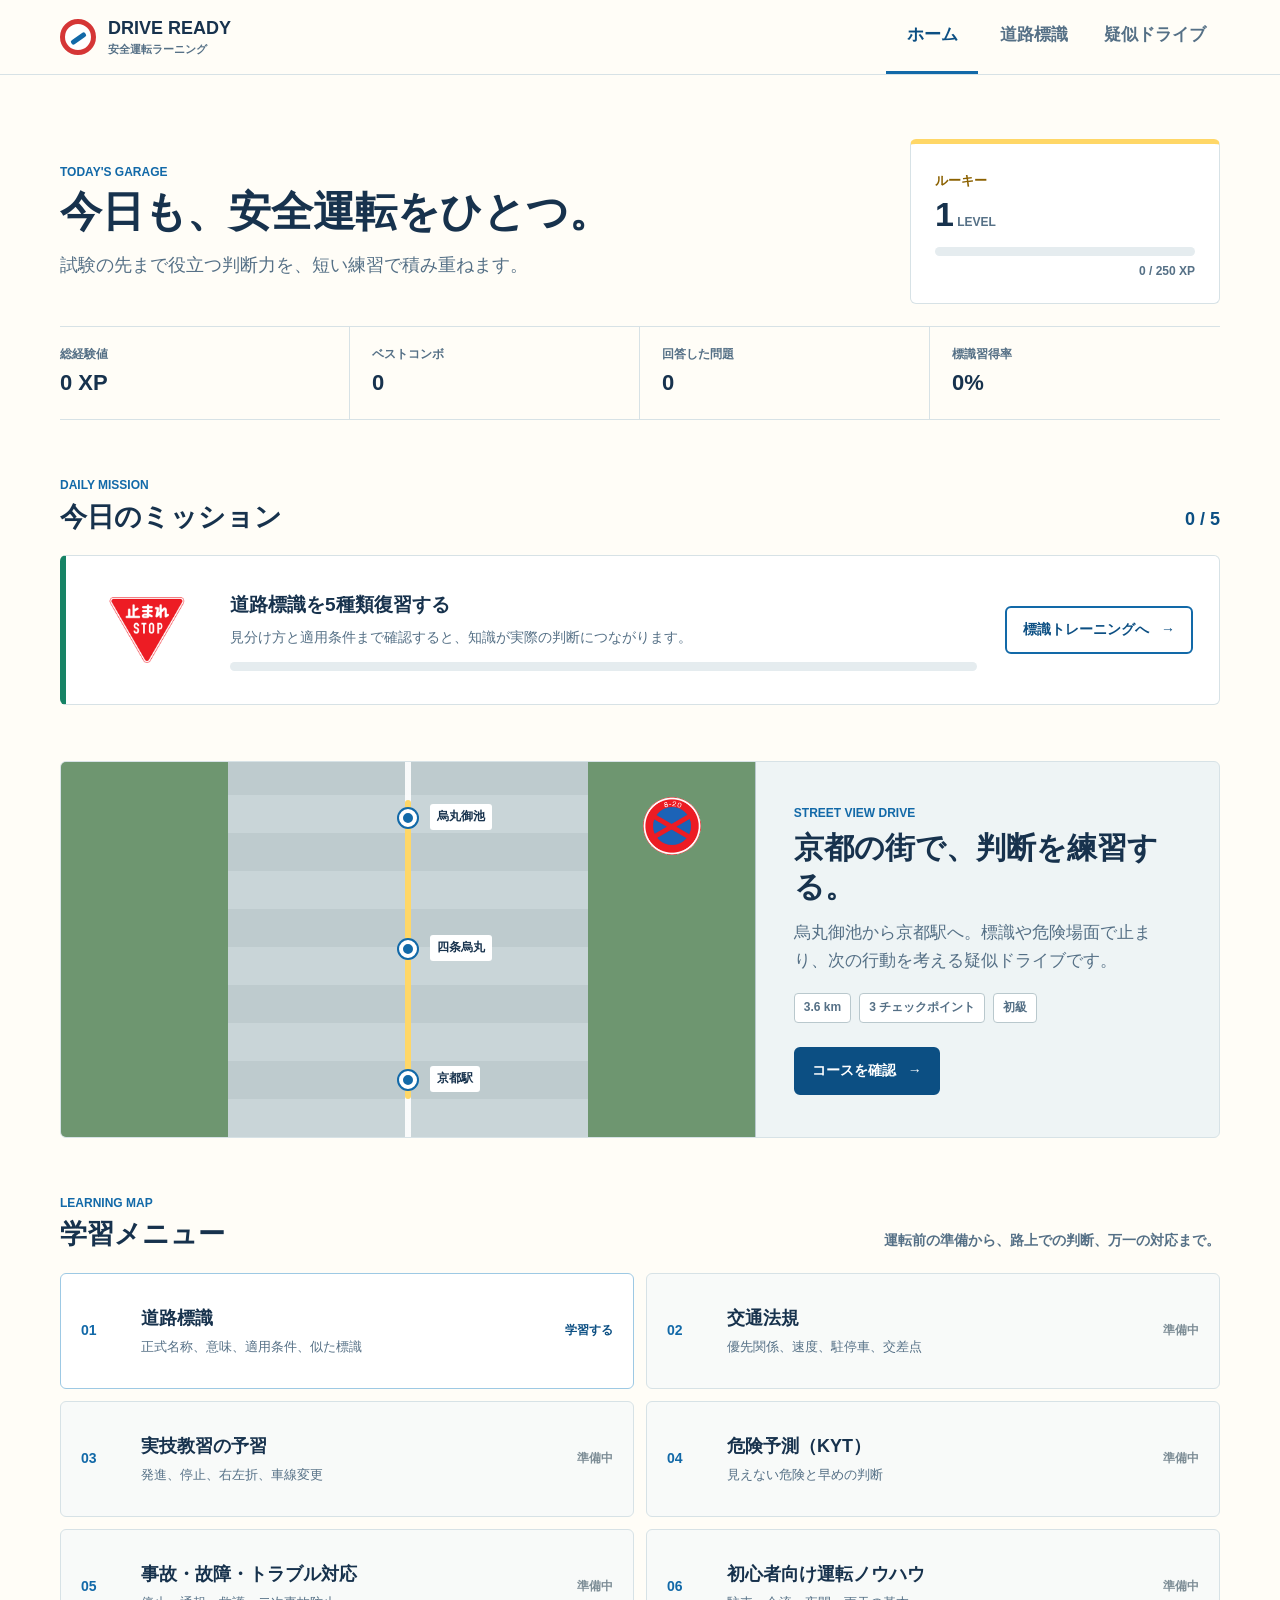
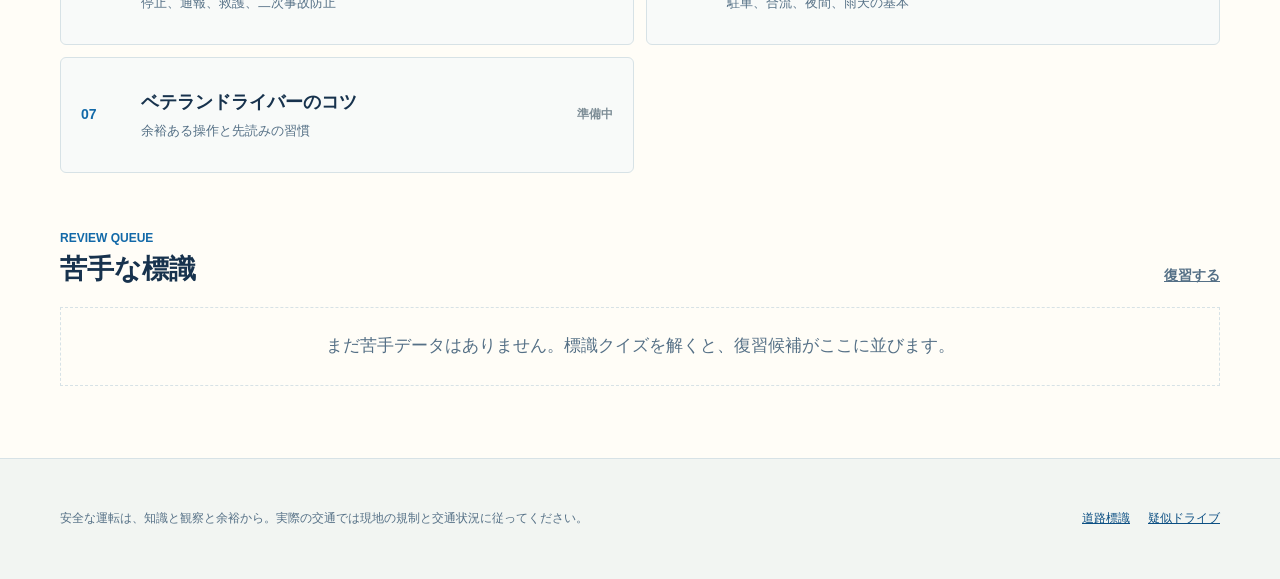
<file: index.html>
<!doctype html>
<html lang="ja">
<head>
  <meta charset="utf-8">
  <meta name="viewport" content="width=device-width, initial-scale=1, viewport-fit=cover">
  <meta name="theme-color" content="#fffdf7">
  <meta name="description" content="教習所へ行く前から免許取得後まで、安全運転を継続して学べる総合学習Webアプリです。">
  <title>DRIVE READY | 安全運転ラーニング</title>
  <link rel="stylesheet" href="styles.css">
  <link rel="stylesheet" href="hub.css">
</head>
<body class="hub-body">
  <a class="skip-link" href="#main-content">学習メニューへ移動</a>
  <header class="site-header">
    <div class="header-inner">
      <a class="brand" href="index.html" aria-label="DRIVE READY ホーム">
        <span class="brand-mark" aria-hidden="true"><span></span></span>
        <span>
          <strong>DRIVE READY</strong>
          <small>安全運転ラーニング</small>
        </span>
      </a>
      <nav class="main-nav" aria-label="メインメニュー">
        <a class="nav-button is-active" href="index.html" data-short-label="ホーム" aria-current="page">ホーム</a>
        <a class="nav-button" href="quiz.html" data-short-label="標識">道路標識</a>
        <a class="nav-button" href="street-view-drive.html" data-short-label="ドライブ">疑似ドライブ</a>
      </nav>
    </div>
  </header>

  <main id="main-content" class="page-shell hub-layout">
    <section class="welcome-band" aria-labelledby="welcome-title">
      <div>
        <p class="eyebrow">TODAY'S GARAGE</p>
        <h1 id="welcome-title">今日も、安全運転をひとつ。</h1>
        <p class="welcome-copy">試験の先まで役立つ判断力を、短い練習で積み重ねます。</p>
      </div>
      <div class="rank-panel" aria-label="現在のドライバーランク">
        <span id="rank-name">ルーキー</span>
        <strong><span id="level-number">1</span><small> LEVEL</small></strong>
        <div class="xp-track" aria-label="次のレベルまでの経験値">
          <span id="xp-progress"></span>
        </div>
        <p><b id="xp-current">0</b> / <span id="xp-next">250</span> XP</p>
      </div>
    </section>

    <section class="player-stats" aria-label="学習ステータス">
      <div><span>総経験値</span><strong id="total-xp">0 XP</strong></div>
      <div><span>ベストコンボ</span><strong id="best-combo">0</strong></div>
      <div><span>回答した問題</span><strong id="total-answered">0</strong></div>
      <div><span>標識習得率</span><strong id="sign-mastery">0%</strong></div>
    </section>

    <section class="mission-section" aria-labelledby="mission-title">
      <div class="section-title-row">
        <div>
          <p class="eyebrow">DAILY MISSION</p>
          <h2 id="mission-title">今日のミッション</h2>
        </div>
        <span id="mission-count" class="mission-count">0 / 5</span>
      </div>
      <div class="mission-band">
        <div class="mission-sign" aria-hidden="true">
          <img src="assets/signs/stop.png" alt="">
        </div>
        <div class="mission-copy">
          <strong>道路標識を5種類復習する</strong>
          <p>見分け方と適用条件まで確認すると、知識が実際の判断につながります。</p>
          <div class="mission-progress" aria-label="今日のミッション進捗"><span id="mission-progress"></span></div>
        </div>
        <a class="command-link" href="quiz.html">標識トレーニングへ <span aria-hidden="true">→</span></a>
      </div>
    </section>

    <section class="drive-launch" aria-labelledby="drive-title">
      <div class="drive-visual" aria-hidden="true">
        <div class="route-line"></div>
        <span class="route-point point-start"></span>
        <span class="route-point point-mid"></span>
        <span class="route-point point-end"></span>
        <div class="route-label start-label">烏丸御池</div>
        <div class="route-label mid-label">四条烏丸</div>
        <div class="route-label end-label">京都駅</div>
        <img src="assets/signs/no-parking-stopping.png" alt="">
      </div>
      <div class="drive-launch-copy">
        <p class="eyebrow">STREET VIEW DRIVE</p>
        <h2 id="drive-title">京都の街で、判断を練習する。</h2>
        <p>烏丸御池から京都駅へ。標識や危険場面で止まり、次の行動を考える疑似ドライブです。</p>
        <div class="route-meta">
          <span>3.6 km</span><span>3 チェックポイント</span><span>初級</span>
        </div>
        <a class="command-link command-link-primary" href="street-view-drive.html">コースを確認 <span aria-hidden="true">→</span></a>
      </div>
    </section>

    <section class="learning-section" aria-labelledby="learning-title">
      <div class="section-title-row">
        <div>
          <p class="eyebrow">LEARNING MAP</p>
          <h2 id="learning-title">学習メニュー</h2>
        </div>
        <p>運転前の準備から、路上での判断、万一の対応まで。</p>
      </div>
      <div class="learning-grid">
        <a class="learning-item is-ready" href="quiz.html">
          <span class="module-number">01</span>
          <div><h3>道路標識</h3><p>正式名称、意味、適用条件、似た標識</p></div>
          <strong>学習する</strong>
        </a>
        <article class="learning-item">
          <span class="module-number">02</span>
          <div><h3>交通法規</h3><p>優先関係、速度、駐停車、交差点</p></div>
          <strong>準備中</strong>
        </article>
        <article class="learning-item">
          <span class="module-number">03</span>
          <div><h3>実技教習の予習</h3><p>発進、停止、右左折、車線変更</p></div>
          <strong>準備中</strong>
        </article>
        <article class="learning-item">
          <span class="module-number">04</span>
          <div><h3>危険予測（KYT）</h3><p>見えない危険と早めの判断</p></div>
          <strong>準備中</strong>
        </article>
        <article class="learning-item">
          <span class="module-number">05</span>
          <div><h3>事故・故障・トラブル対応</h3><p>停止、通報、救護、二次事故防止</p></div>
          <strong>準備中</strong>
        </article>
        <article class="learning-item">
          <span class="module-number">06</span>
          <div><h3>初心者向け運転ノウハウ</h3><p>駐車、合流、夜間、雨天の基本</p></div>
          <strong>準備中</strong>
        </article>
        <article class="learning-item">
          <span class="module-number">07</span>
          <div><h3>ベテランドライバーのコツ</h3><p>余裕ある操作と先読みの習慣</p></div>
          <strong>準備中</strong>
        </article>
      </div>
    </section>

    <section class="weak-section" aria-labelledby="weak-title">
      <div class="section-title-row">
        <div>
          <p class="eyebrow">REVIEW QUEUE</p>
          <h2 id="weak-title">苦手な標識</h2>
        </div>
        <a href="quiz.html">復習する</a>
      </div>
      <div id="weak-list" class="weak-list" aria-live="polite"></div>
    </section>
  </main>

  <footer class="site-footer">
    <div class="page-shell footer-inner">
      <p>安全な運転は、知識と観察と余裕から。実際の交通では現地の規制と交通状況に従ってください。</p>
      <div><a href="quiz.html">道路標識</a><a href="street-view-drive.html">疑似ドライブ</a></div>
    </div>
  </footer>

  <script src="signs.js"></script>
  <script src="dashboard.js"></script>
</body>
</html>
</file>
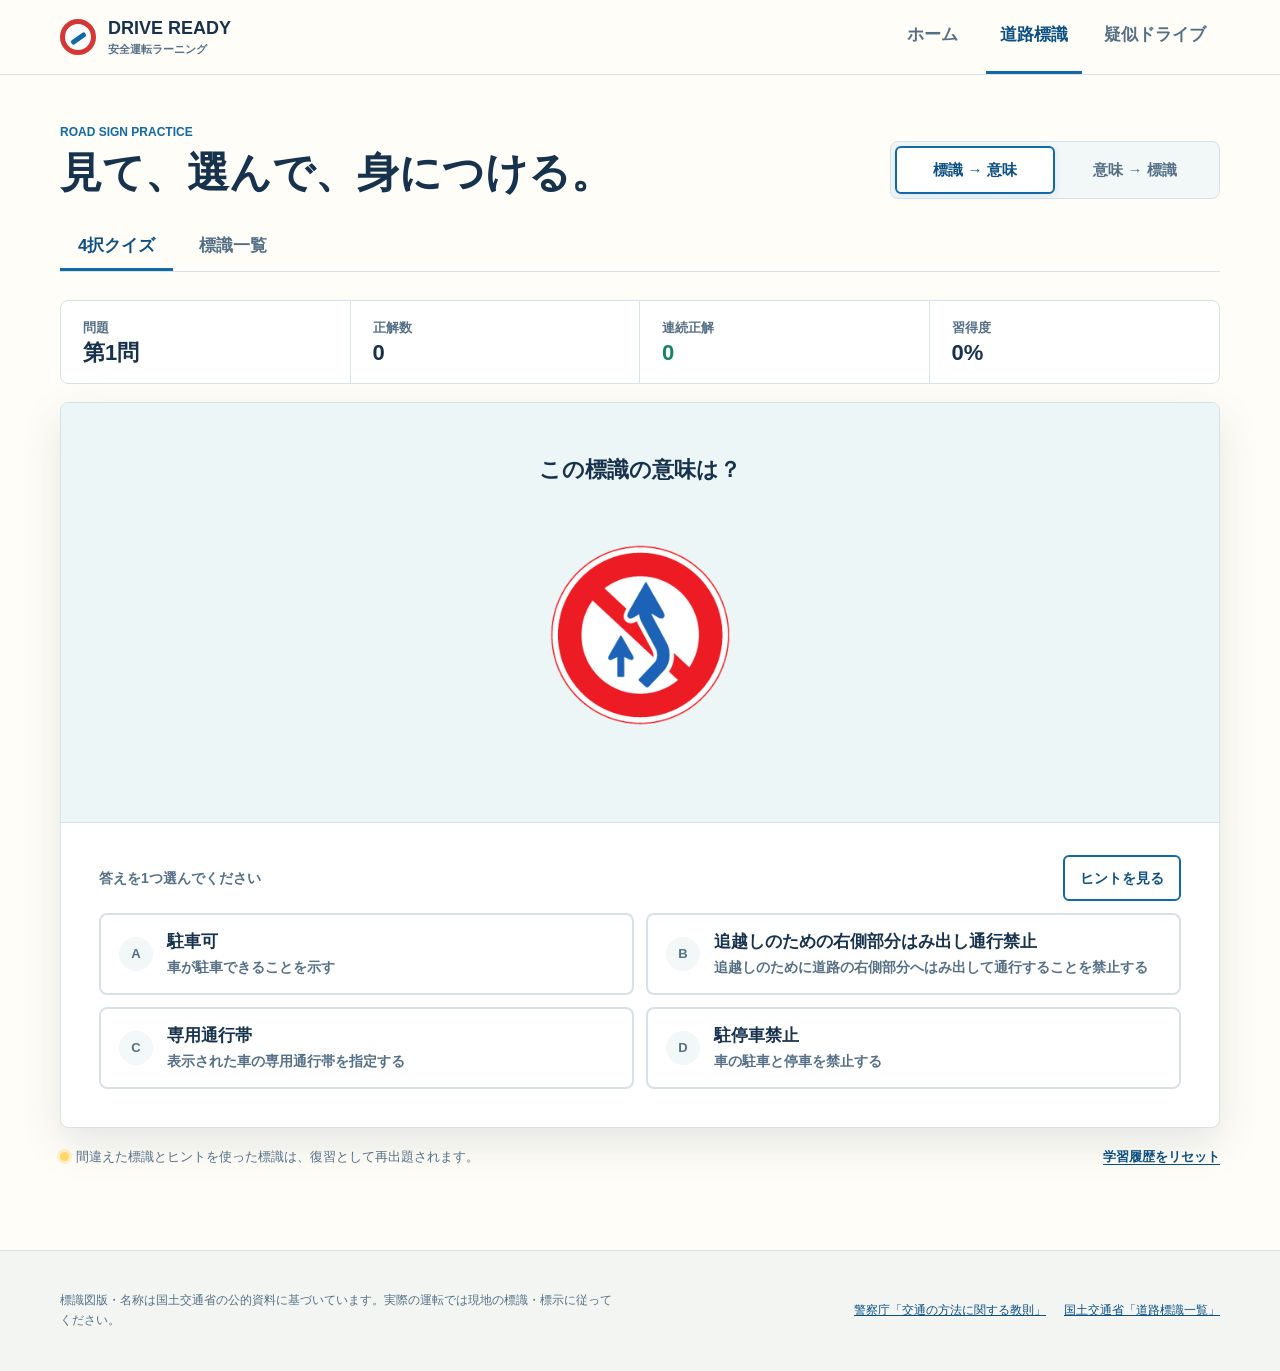
<file: quiz.html>
<!doctype html>
<html lang="ja">
<head>
  <meta charset="utf-8">
  <meta name="viewport" content="width=device-width, initial-scale=1, viewport-fit=cover">
  <meta name="theme-color" content="#fffdf7">
  <meta name="description" content="日本の道路標識を、正式名称・意味・適用条件まで学べる安全運転学習クイズです。">
  <title>道路標識トレーニング | DRIVE READY</title>
  <link rel="stylesheet" href="styles.css">
</head>
<body>
  <a class="skip-link" href="#main-content">学習画面へ移動</a>
  <header class="site-header">
    <div class="header-inner">
      <a class="brand" href="index.html" aria-label="DRIVE READY ホーム">
        <span class="brand-mark" aria-hidden="true"><span></span></span>
        <span>
          <strong>DRIVE READY</strong>
          <small>安全運転ラーニング</small>
        </span>
      </a>
      <nav class="main-nav" aria-label="メインメニュー">
        <a class="nav-button" href="index.html" data-short-label="ホーム">ホーム</a>
        <a class="nav-button is-active" href="quiz.html" data-short-label="標識" aria-current="page">道路標識</a>
        <a class="nav-button" href="street-view-drive.html" data-short-label="ドライブ">疑似ドライブ</a>
      </nav>
    </div>
  </header>

  <main id="main-content">
    <section id="quiz-view" class="view is-active" aria-labelledby="quiz-title">
      <div class="page-shell quiz-layout">
        <div class="section-heading">
          <div>
            <p class="eyebrow">ROAD SIGN PRACTICE</p>
            <h1 id="quiz-title">見て、選んで、身につける。</h1>
          </div>
          <fieldset class="mode-switch" aria-label="出題モード">
            <legend class="sr-only">出題モード</legend>
            <label>
              <input type="radio" name="quiz-mode" value="sign-to-meaning" checked>
              <span>標識 → 意味</span>
            </label>
            <label>
              <input type="radio" name="quiz-mode" value="meaning-to-sign">
              <span>意味 → 標識</span>
            </label>
          </fieldset>
        </div>

        <div class="local-nav" aria-label="道路標識メニュー">
          <button class="local-nav-button is-active" type="button" data-view="quiz" aria-current="page">4択クイズ</button>
          <button class="local-nav-button" type="button" data-view="catalog">標識一覧</button>
        </div>

        <div class="stats-strip" aria-label="学習状況">
          <div class="stat-item">
            <span>問題</span>
            <strong id="question-number">第1問</strong>
          </div>
          <div class="stat-item">
            <span>正解数</span>
            <strong id="correct-count">0</strong>
          </div>
          <div class="stat-item streak-stat">
            <span>連続正解</span>
            <strong id="streak-count">0</strong>
          </div>
          <div class="stat-item">
            <span>習得度</span>
            <strong id="mastery-rate">0%</strong>
          </div>
        </div>

        <article class="quiz-panel" aria-labelledby="question-prompt">
          <div class="quiz-stage">
            <p id="question-prompt" class="question-prompt">この標識の意味は？</p>
            <div id="question-visual" class="question-visual" aria-live="polite"></div>
            <p id="question-detail" class="question-detail"></p>
            <div id="question-history" class="question-history" aria-label="この標識の過去成績" hidden></div>
          </div>

          <div class="answer-area">
            <div class="answer-heading">
              <p class="answer-label">答えを1つ選んでください</p>
              <button id="hint-button" class="hint-button" type="button">ヒントを見る</button>
            </div>
            <div id="hint-panel" class="hint-panel" role="status" aria-live="polite" hidden></div>
            <div id="answer-options" class="answer-grid"></div>
            <div id="feedback" class="feedback" role="status" aria-live="polite" hidden></div>
            <button id="next-button" class="primary-button" type="button" hidden>
              次の問題へ
              <span aria-hidden="true">→</span>
            </button>
          </div>
        </article>

        <div class="quiz-footer">
          <p><span class="review-dot" aria-hidden="true"></span>間違えた標識とヒントを使った標識は、復習として再出題されます。</p>
          <button id="reset-button" class="text-button" type="button">学習履歴をリセット</button>
        </div>
      </div>
    </section>

    <section id="catalog-view" class="view" aria-labelledby="catalog-title" hidden>
      <div class="page-shell catalog-layout">
        <div class="catalog-header">
          <div>
            <p class="eyebrow">SIGN CATALOG</p>
            <h1 id="catalog-title">標識一覧</h1>
            <p class="catalog-lead"><span id="catalog-count">40</span>種類の標識を、正式名称と意味で確認できます。</p>
          </div>
          <label class="search-field">
            <span class="sr-only">標識を検索</span>
            <span aria-hidden="true">⌕</span>
            <input id="catalog-search" type="search" inputmode="search" placeholder="名称や意味で検索">
          </label>
        </div>

        <div class="filter-bar" role="group" aria-label="標識の種類で絞り込み">
          <button type="button" class="filter-button is-active" data-category="all">すべて</button>
          <button type="button" class="filter-button" data-category="規制標識">規制標識</button>
          <button type="button" class="filter-button" data-category="指示標識">指示標識</button>
        </div>
        <div id="catalog-grid" class="catalog-grid"></div>
        <p id="catalog-empty" class="empty-state" hidden>条件に合う標識がありません。</p>
      </div>
    </section>
  </main>

  <footer class="site-footer">
    <div class="page-shell footer-inner">
      <p>標識図版・名称は国土交通省の公的資料に基づいています。実際の運転では現地の標識・標示に従ってください。</p>
      <div>
        <a href="https://www.npa.go.jp/bureau/traffic/20241113kyousoku.pdf" target="_blank" rel="noopener noreferrer">警察庁「交通の方法に関する教則」</a>
        <a href="https://www.mlit.go.jp/road/sign/sign/douro/ichiran.pdf" target="_blank" rel="noopener noreferrer">国土交通省「道路標識一覧」</a>
      </div>
    </div>
  </footer>

  <dialog id="reset-dialog" class="reset-dialog">
    <form method="dialog">
      <h2>学習履歴をリセットしますか？</h2>
      <p>正解数、連続正解数、間違えた問題の記録がすべて消去されます。</p>
      <div class="dialog-actions">
        <button class="secondary-button" value="cancel">キャンセル</button>
        <button id="confirm-reset" class="danger-button" value="confirm">リセット</button>
      </div>
    </form>
  </dialog>

  <script src="signs.js"></script>
  <script src="app.js"></script>
</body>
</html>
</file>
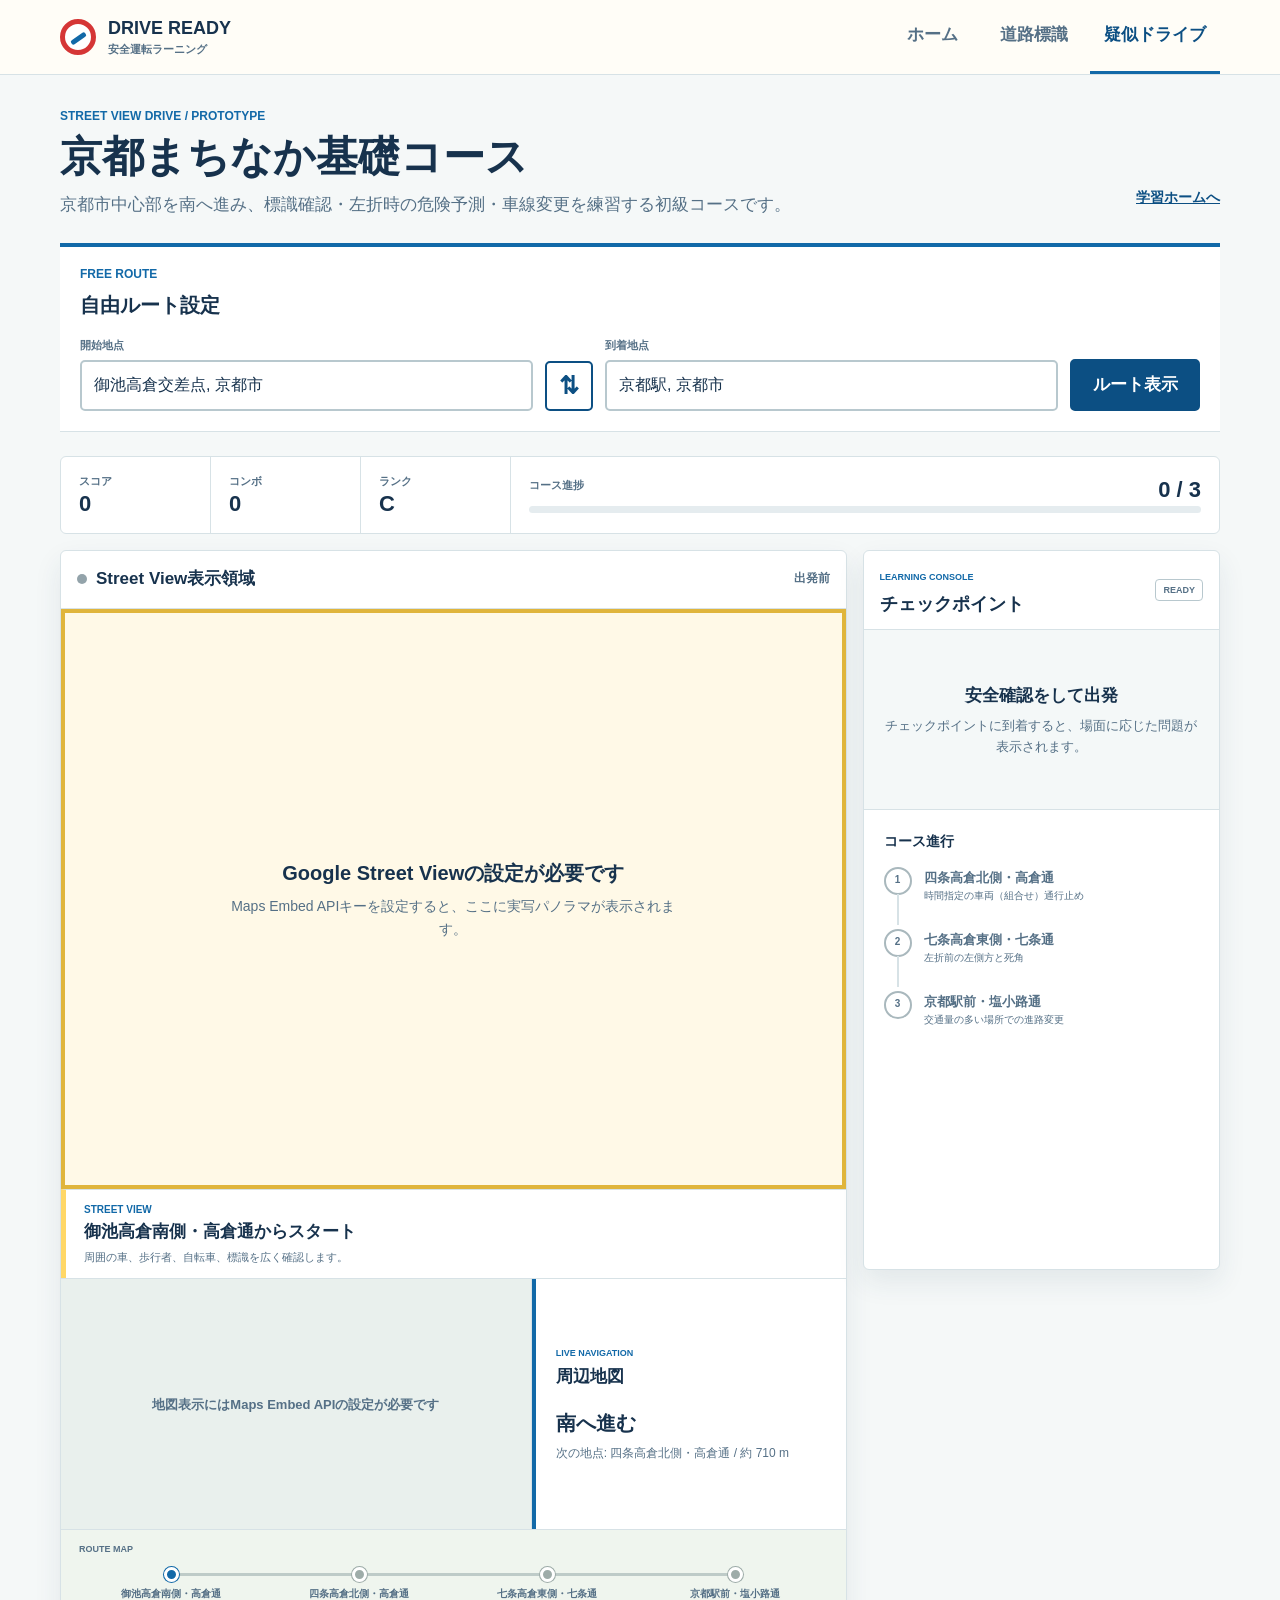
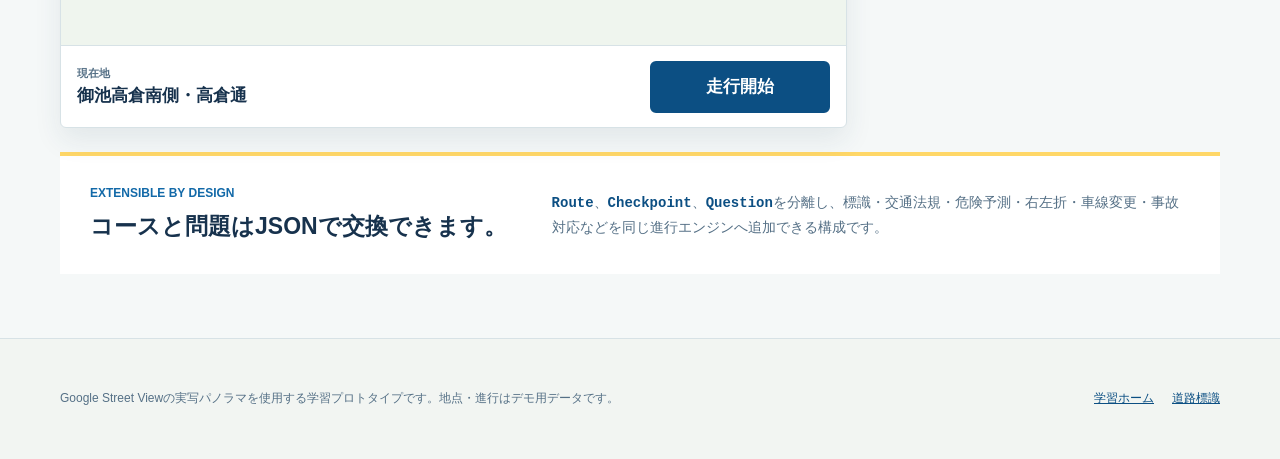
<file: street-view-drive.html>
<!doctype html>
<html lang="ja">
<head>
  <meta charset="utf-8">
  <meta name="viewport" content="width=device-width, initial-scale=1, viewport-fit=cover">
  <meta name="theme-color" content="#fffdf7">
  <meta name="description" content="京都のコースを走りながら、標識や危険予測を学ぶStreet View疑似ドライブのプロトタイプです。">
  <title>StreetViewDrive | DRIVE READY</title>
  <link rel="stylesheet" href="styles.css">
  <link rel="stylesheet" href="drive.css?v=20260718-11">
</head>
<body class="drive-body">
  <a class="skip-link" href="#main-content">疑似ドライブへ移動</a>
  <header class="site-header">
    <div class="header-inner">
      <a class="brand" href="index.html" aria-label="DRIVE READY ホーム">
        <span class="brand-mark" aria-hidden="true"><span></span></span>
        <span><strong>DRIVE READY</strong><small>安全運転ラーニング</small></span>
      </a>
      <nav class="main-nav" aria-label="メインメニュー">
        <a class="nav-button" href="index.html" data-short-label="ホーム">ホーム</a>
        <a class="nav-button" href="quiz.html" data-short-label="標識">道路標識</a>
        <a class="nav-button is-active" href="street-view-drive.html" data-short-label="ドライブ" aria-current="page">疑似ドライブ</a>
      </nav>
    </div>
  </header>

  <main id="main-content" class="page-shell drive-layout">
    <div class="drive-heading">
      <div>
        <p class="eyebrow">STREET VIEW DRIVE / PROTOTYPE</p>
        <h1 id="route-name">コースを読み込み中</h1>
        <p id="route-description">安全な判断を、街の流れの中で練習します。</p>
      </div>
      <a class="back-link" href="index.html">学習ホームへ</a>
    </div>

    <section class="route-builder" aria-labelledby="custom-route-title">
      <div class="route-builder-heading">
        <p class="eyebrow">FREE ROUTE</p>
        <h2 id="custom-route-title">自由ルート設定</h2>
      </div>
      <form id="custom-route-form" class="custom-route-form">
        <label for="custom-route-origin">
          <span>開始地点</span>
          <input id="custom-route-origin" name="origin" type="text" autocomplete="street-address" required>
        </label>
        <button id="custom-route-swap" class="route-swap" type="button" aria-label="開始地点と到着地点を入れ替える" title="開始地点と到着地点を入れ替える">⇅</button>
        <label for="custom-route-destination">
          <span>到着地点</span>
          <input id="custom-route-destination" name="destination" type="text" autocomplete="street-address" required>
        </label>
        <button class="custom-route-submit" type="submit">ルート表示</button>
      </form>
      <div id="custom-route-preview" class="custom-route-preview" aria-live="polite" hidden>
        <div class="custom-route-summary">
          <span>ROUTE PREVIEW</span>
          <strong id="custom-route-summary"></strong>
          <button id="custom-route-clear" class="custom-route-clear" type="button" aria-label="自由ルートの表示と保存を消す" title="自由ルートの表示と保存を消す">×</button>
        </div>
        <div class="custom-route-map">
          <iframe id="custom-route-frame" class="custom-route-frame" title="指定した開始地点から到着地点までのGoogleマップ" loading="eager" referrerpolicy="strict-origin-when-cross-origin" hidden></iframe>
          <div id="custom-route-loading" class="custom-route-loading"><strong>ルート地図を準備中</strong></div>
        </div>
      </div>
    </section>

    <section class="drive-scorebar" aria-label="ドライブ成績">
      <div><span>スコア</span><strong id="drive-score">0</strong></div>
      <div><span>コンボ</span><strong id="drive-combo">0</strong></div>
      <div><span>ランク</span><strong id="drive-rank">C</strong></div>
      <div class="course-progress-stat">
        <span>コース進捗</span>
        <strong id="progress-label">0 / 3</strong>
        <div class="course-progress"><span id="course-progress"></span></div>
      </div>
    </section>

    <div class="drive-game-layout">
      <section class="panorama-panel" aria-labelledby="panorama-title">
        <div class="panel-heading">
          <div><span id="drive-status-dot" class="status-dot"></span><strong id="panorama-title">Street View表示領域</strong></div>
          <span id="drive-status">出発前</span>
        </div>
        <div id="street-view-area" class="street-view-area" aria-live="polite">
          <iframe id="street-view-frame" class="street-view-frame" title="Google Street View" loading="eager" allowfullscreen referrerpolicy="strict-origin-when-cross-origin" hidden></iframe>
          <div id="street-view-loading" class="street-view-loading">
            <strong>Google Street Viewを準備中</strong>
            <p>実写パノラマを読み込んでいます。</p>
          </div>
          <div id="focus-overlay" class="focus-overlay" aria-hidden="true" hidden></div>
        </div>
        <div class="street-view-status-card">
          <span id="scene-kicker">STREET VIEW</span>
          <strong id="scene-title">烏丸御池駅からスタート</strong>
          <p id="scene-description">周囲の車、歩行者、自転車、標識を広く確認します。</p>
        </div>
        <section id="focus-zoom-panel" class="focus-zoom-panel" aria-labelledby="focus-zoom-title" hidden>
          <div class="focus-zoom-copy">
            <span>FOCUS ZOOM</span>
            <h2 id="focus-zoom-title">標識部分の切り抜き拡大</h2>
            <strong id="focus-zoom-label"></strong>
          </div>
          <div class="focus-zoom-view">
            <iframe id="focus-zoom-frame" class="focus-zoom-frame" title="Street Viewから切り抜いた道路標識の拡大画像" loading="eager" tabindex="-1" aria-hidden="true" referrerpolicy="strict-origin-when-cross-origin" hidden></iframe>
            <div class="focus-crop-frame" aria-hidden="true"></div>
            <div id="focus-zoom-loading" class="focus-zoom-loading"><strong>拡大画像を読込中</strong></div>
          </div>
        </section>
        <section class="navigation-panel" aria-labelledby="navigation-title">
          <div class="navigation-map">
            <iframe id="navigation-map-frame" class="navigation-map-frame" title="現在地周辺のGoogleマップ" loading="eager" referrerpolicy="strict-origin-when-cross-origin" hidden></iframe>
            <div id="navigation-map-loading" class="navigation-map-loading">
              <strong>周辺地図を準備中</strong>
            </div>
            <div id="vehicle-marker" class="vehicle-marker" aria-hidden="true" hidden>
              <span class="vehicle-route-line"></span>
              <span class="vehicle-route-arrow"></span>
              <span class="vehicle-position"></span>
            </div>
            <span id="vehicle-label" class="vehicle-label" hidden>自車</span>
            <span class="map-north" aria-hidden="true">N</span>
          </div>
          <div class="navigation-copy">
            <span>LIVE NAVIGATION</span>
            <h2 id="navigation-title">周辺地図</h2>
            <strong id="navigation-instruction">現在地を確認中</strong>
            <p id="navigation-detail">次の地点を読み込んでいます。</p>
          </div>
        </section>
        <div class="mini-map" aria-label="コースのミニマップ">
          <div class="map-title">ROUTE MAP</div>
          <div id="map-route" class="map-route"></div>
        </div>
        <div class="drive-controls">
          <div class="location-readout">
            <span>現在地</span>
            <strong id="current-location">烏丸御池駅</strong>
          </div>
          <button id="drive-action" class="drive-action" type="button">走行開始</button>
        </div>
      </section>

      <aside class="learning-console" aria-labelledby="console-title">
        <div class="console-heading">
          <div><span>LEARNING CONSOLE</span><h2 id="console-title">チェックポイント</h2></div>
          <span id="checkpoint-badge">READY</span>
        </div>

        <div id="question-idle" class="question-idle">
          <strong>安全確認をして出発</strong>
          <p>チェックポイントに到着すると、場面に応じた問題が表示されます。</p>
        </div>

        <div id="drive-question" class="drive-question" hidden>
          <p id="question-type" class="question-type"></p>
          <h3 id="drive-question-prompt"></h3>
          <div id="drive-options" class="drive-options"></div>
          <div id="drive-explanation" class="drive-explanation" role="status" aria-live="polite" hidden></div>
        </div>

        <div class="checkpoint-list-wrap">
          <h3>コース進行</h3>
          <ol id="checkpoint-list" class="checkpoint-list"></ol>
        </div>
      </aside>
    </div>

    <section class="prototype-note" aria-labelledby="prototype-title">
      <div>
        <p class="eyebrow">EXTENSIBLE BY DESIGN</p>
        <h2 id="prototype-title">コースと問題はJSONで交換できます。</h2>
      </div>
      <p><code>Route</code>、<code>Checkpoint</code>、<code>Question</code>を分離し、標識・交通法規・危険予測・右左折・車線変更・事故対応などを同じ進行エンジンへ追加できる構成です。</p>
    </section>
  </main>

  <footer class="site-footer">
    <div class="page-shell footer-inner">
      <p>Google Street Viewの実写パノラマを使用する学習プロトタイプです。地点・進行はデモ用データです。</p>
      <div><a href="index.html">学習ホーム</a><a href="quiz.html">道路標識</a></div>
    </div>
  </footer>

  <script src="maps-config.js"></script>
  <script src="street-view-drive.js?v=20260718-13"></script>
</body>
</html>
</file>
<file: styles.css>
:root {
  color-scheme: light;
  --ink: #17324d;
  --ink-soft: #557086;
  --paper: #fffdf7;
  --surface: #ffffff;
  --surface-soft: #f2f7f8;
  --line: #d7e2e6;
  --blue: #1269a8;
  --blue-deep: #0c4f83;
  --green: #168365;
  --green-soft: #e8f6f0;
  --red: #d53636;
  --red-deep: #a91e26;
  --red-soft: #fff0ef;
  --yellow: #ffd767;
  --shadow: 0 16px 42px rgba(30, 67, 88, 0.12);
  --radius: 8px;
}

* {
  box-sizing: border-box;
}

html {
  min-width: 320px;
  scroll-behavior: smooth;
}

body {
  margin: 0;
  min-height: 100vh;
  background: var(--paper);
  color: var(--ink);
  font-family: -apple-system, BlinkMacSystemFont, "Hiragino Sans", "Yu Gothic UI", "Yu Gothic", Meiryo, sans-serif;
  font-size: 17px;
  line-height: 1.65;
  letter-spacing: 0;
}

button,
input {
  font: inherit;
  letter-spacing: 0;
}

button,
a {
  -webkit-tap-highlight-color: transparent;
}

button {
  cursor: pointer;
}

a {
  color: var(--blue-deep);
}

.skip-link {
  position: fixed;
  top: 8px;
  left: 8px;
  z-index: 100;
  padding: 10px 14px;
  background: var(--surface);
  border: 2px solid var(--blue);
  transform: translateY(-160%);
}

.skip-link:focus {
  transform: translateY(0);
}

.sr-only {
  position: absolute;
  width: 1px;
  height: 1px;
  padding: 0;
  margin: -1px;
  overflow: hidden;
  clip: rect(0, 0, 0, 0);
  white-space: nowrap;
  border: 0;
}

.site-header {
  position: sticky;
  top: 0;
  z-index: 20;
  background: rgba(255, 253, 247, 0.96);
  border-bottom: 1px solid var(--line);
  backdrop-filter: blur(14px);
}

.header-inner,
.page-shell {
  width: min(1160px, calc(100% - 40px));
  margin: 0 auto;
}

.header-inner {
  min-height: 74px;
  display: flex;
  align-items: center;
  justify-content: space-between;
  gap: 24px;
}

.brand {
  display: inline-flex;
  align-items: center;
  gap: 12px;
  color: var(--ink);
  text-decoration: none;
  line-height: 1.25;
}

.brand strong,
.brand small {
  display: block;
}

.brand strong {
  font-size: 18px;
}

.brand small {
  margin-top: 3px;
  color: var(--ink-soft);
  font-size: 11px;
  font-weight: 700;
}

.brand-mark {
  position: relative;
  width: 36px;
  height: 36px;
  flex: 0 0 36px;
  border: 5px solid var(--red);
  border-radius: 50%;
  background: var(--surface);
}

.brand-mark span {
  position: absolute;
  top: 12px;
  left: 5px;
  width: 17px;
  height: 5px;
  border-radius: 2px;
  background: var(--blue);
  transform: rotate(-35deg);
}

.main-nav {
  display: flex;
  align-items: stretch;
  align-self: stretch;
  gap: 8px;
}

.nav-button {
  min-width: 92px;
  min-height: 48px;
  padding: 0 14px;
  display: grid;
  place-items: center;
  border: 0;
  border-bottom: 3px solid transparent;
  background: transparent;
  color: var(--ink-soft);
  font-weight: 800;
  text-decoration: none;
}

.nav-button:hover,
.nav-button:focus-visible,
.nav-button.is-active {
  color: var(--blue-deep);
  border-bottom-color: var(--blue);
}

.view {
  min-height: calc(100vh - 160px);
}

.view[hidden] {
  display: none;
}

.quiz-layout,
.catalog-layout {
  padding-top: 48px;
  padding-bottom: 64px;
}

.section-heading,
.catalog-header {
  display: flex;
  align-items: end;
  justify-content: space-between;
  gap: 32px;
}

.local-nav {
  margin-top: 24px;
  display: flex;
  gap: 8px;
  border-bottom: 1px solid var(--line);
}

.local-nav-button {
  min-height: 48px;
  padding: 8px 18px;
  border: 0;
  border-bottom: 3px solid transparent;
  background: transparent;
  color: var(--ink-soft);
  font-weight: 900;
}

.local-nav-button:hover,
.local-nav-button:focus-visible,
.local-nav-button.is-active {
  border-bottom-color: var(--blue);
  color: var(--blue-deep);
}

.eyebrow {
  margin: 0 0 4px;
  color: var(--blue);
  font-size: 12px;
  font-weight: 900;
}

h1,
h2,
p {
  overflow-wrap: anywhere;
}

h1 {
  margin: 0;
  font-size: clamp(28px, 4vw, 42px);
  line-height: 1.25;
}

.mode-switch {
  min-width: 330px;
  margin: 0;
  padding: 4px;
  display: grid;
  grid-template-columns: 1fr 1fr;
  border: 1px solid var(--line);
  border-radius: var(--radius);
  background: var(--surface-soft);
}

.mode-switch label {
  position: relative;
}

.mode-switch input {
  position: absolute;
  opacity: 0;
}

.mode-switch span {
  min-height: 48px;
  padding: 10px 14px;
  display: grid;
  place-items: center;
  border: 2px solid transparent;
  border-radius: 6px;
  color: var(--ink-soft);
  font-size: 15px;
  font-weight: 800;
  text-align: center;
  cursor: pointer;
}

.mode-switch input:checked + span {
  background: var(--surface);
  border-color: var(--blue);
  color: var(--blue-deep);
  box-shadow: 0 2px 8px rgba(18, 105, 168, 0.1);
}

.mode-switch input:focus-visible + span {
  outline: 3px solid rgba(18, 105, 168, 0.24);
  outline-offset: 2px;
}

.stats-strip {
  margin-top: 28px;
  display: grid;
  grid-template-columns: repeat(4, 1fr);
  border: 1px solid var(--line);
  border-radius: var(--radius);
  background: var(--surface);
}

.stat-item {
  min-height: 82px;
  padding: 14px 22px;
  display: flex;
  flex-direction: column;
  justify-content: center;
  border-right: 1px solid var(--line);
}

.stat-item:last-child {
  border-right: 0;
}

.stat-item span {
  color: var(--ink-soft);
  font-size: 13px;
  font-weight: 700;
}

.stat-item strong {
  font-size: 22px;
  line-height: 1.3;
}

.streak-stat strong {
  color: var(--green);
}

.quiz-panel {
  margin-top: 18px;
  display: grid;
  grid-template-columns: minmax(0, 1fr);
  border: 1px solid var(--line);
  border-radius: var(--radius);
  background: var(--surface);
  box-shadow: var(--shadow);
  overflow: hidden;
}

.quiz-stage {
  min-height: 420px;
  padding: 36px 38px 30px;
  display: flex;
  flex-direction: column;
  align-items: center;
  justify-content: center;
  background: #edf6f7;
  border-bottom: 1px solid var(--line);
  text-align: center;
}

.question-prompt {
  margin: 0 0 22px;
  color: var(--ink);
  font-size: 22px;
  font-weight: 900;
}

.question-visual {
  min-height: 250px;
  width: 100%;
  display: grid;
  place-items: center;
}

.question-detail {
  max-width: 420px;
  margin: 20px 0 0;
  font-size: 20px;
  font-weight: 800;
  line-height: 1.55;
}

.question-history {
  width: min(100%, 430px);
  margin-top: 24px;
  padding: 12px 16px;
  border: 1px solid #c5dfe2;
  border-radius: 6px;
  background: rgba(255, 255, 255, 0.72);
  color: var(--ink-soft);
  text-align: left;
}

.question-history[hidden],
.hint-panel[hidden],
.hint-button[hidden] {
  display: none;
}

.history-label {
  display: block;
  margin-bottom: 7px;
  font-size: 12px;
  font-weight: 800;
}

.history-values {
  display: flex;
  flex-wrap: wrap;
  gap: 8px 20px;
  font-size: 14px;
}

.history-values strong {
  color: var(--ink);
  font-size: 16px;
}

.answer-area {
  min-height: 0;
  padding: 32px 38px 38px;
  display: flex;
  flex-direction: column;
  justify-content: center;
}

.answer-heading {
  margin-bottom: 12px;
  display: flex;
  align-items: center;
  justify-content: space-between;
  gap: 12px;
}

.answer-label {
  margin: 0;
  color: var(--ink-soft);
  font-size: 14px;
  font-weight: 800;
}

.hint-button {
  min-height: 46px;
  padding: 8px 15px;
  flex: 0 0 auto;
  border: 2px solid var(--blue);
  border-radius: 6px;
  background: white;
  color: var(--blue-deep);
  font-size: 14px;
  font-weight: 900;
}

.hint-button:hover:not(:disabled),
.hint-button:focus-visible:not(:disabled) {
  background: #edf7ff;
}

.hint-button:focus-visible {
  outline: 3px solid rgba(18, 105, 168, 0.24);
  outline-offset: 2px;
}

.hint-button:disabled {
  border-color: #9aabb7;
  background: #f0f3f5;
  color: #52646f;
}

.hint-panel {
  margin-bottom: 13px;
  padding: 12px 14px;
  border-left: 4px solid #d28a00;
  border-radius: 4px;
  background: #fff7dc;
  color: #624500;
  font-size: 14px;
  line-height: 1.6;
}

.hint-panel strong {
  display: block;
  margin-bottom: 2px;
}

.answer-grid {
  display: grid;
  grid-template-columns: repeat(2, minmax(0, 1fr));
  gap: 12px;
}

.answer-grid.is-visual {
  grid-template-columns: repeat(2, minmax(0, 1fr));
}

.answer-button {
  position: relative;
  min-height: 72px;
  width: 100%;
  padding: 15px 18px;
  display: flex;
  align-items: center;
  gap: 14px;
  border: 2px solid var(--line);
  border-radius: var(--radius);
  background: var(--surface);
  color: var(--ink);
  text-align: left;
  font-size: 16px;
  font-weight: 800;
  line-height: 1.5;
  transition: border-color 140ms ease, background 140ms ease, transform 140ms ease;
}

.answer-copy {
  min-width: 0;
  display: flex;
  flex-direction: column;
  gap: 3px;
}

.answer-copy strong {
  color: var(--ink);
  font-size: 17px;
  line-height: 1.4;
}

.answer-copy span {
  color: var(--ink-soft);
  font-size: 14px;
  font-weight: 700;
  line-height: 1.5;
}

.answer-button:hover:not(:disabled),
.answer-button:focus-visible:not(:disabled) {
  border-color: var(--blue);
  background: #f4faff;
  transform: translateY(-1px);
}

.answer-button:focus-visible,
.primary-button:focus-visible,
.secondary-button:focus-visible,
.danger-button:focus-visible,
.text-button:focus-visible,
.filter-button:focus-visible,
.nav-button:focus-visible {
  outline: 3px solid rgba(18, 105, 168, 0.24);
  outline-offset: 2px;
}

.answer-button:disabled {
  cursor: default;
}

.answer-button.is-correct {
  border-color: #1684c5;
  background: #dff3ff;
  color: #075987;
}

.answer-button.is-wrong {
  border-color: var(--red);
  background: var(--red-soft);
  color: var(--red-deep);
}

.answer-index {
  width: 34px;
  height: 34px;
  flex: 0 0 34px;
  display: grid;
  place-items: center;
  border-radius: 50%;
  background: var(--surface-soft);
  color: var(--ink-soft);
  font-size: 13px;
}

.answer-button.is-correct .answer-index {
  background: #1684c5;
  color: white;
}

.answer-button.is-wrong .answer-index {
  background: var(--red);
  color: white;
}

.visual-answer {
  min-height: 190px;
  justify-content: center;
  padding: 14px;
}

.visual-answer-content {
  min-width: 0;
  display: flex;
  flex-direction: column;
  align-items: center;
  gap: 8px;
}

.visual-answer-name {
  color: var(--ink);
  font-size: 14px;
  line-height: 1.4;
  text-align: center;
}

.visual-answer .answer-index {
  position: absolute;
  top: 10px;
  left: 10px;
}

.feedback {
  margin-top: 16px;
  padding: 15px 17px;
  border-left: 5px solid #1684c5;
  border-radius: 4px;
  background: #e8f6ff;
  color: #075987;
  font-size: 15px;
}

.feedback.is-wrong {
  border-left-color: var(--red);
  background: var(--red-soft);
  color: #79222a;
}

.feedback.is-hinted {
  border-left-color: #d28a00;
  background: #fff7dc;
  color: #624500;
}

.feedback strong {
  display: block;
  margin-bottom: 2px;
  font-size: 17px;
}

.feedback-result {
  margin-bottom: 12px;
  padding-bottom: 10px;
  border-bottom: 1px solid currentColor;
}

.feedback-details h3 {
  margin: 2px 0 5px;
  color: var(--ink);
  font-size: 20px;
}

.feedback-meta {
  margin: 0;
  opacity: 0.78;
  font-size: 12px;
  font-weight: 800;
}

.feedback-meaning {
  margin: 0 0 13px;
  color: var(--ink);
  font-size: 16px;
  font-weight: 800;
  line-height: 1.6;
}

.feedback-details section {
  margin-top: 10px;
  padding: 10px 12px;
  border: 1px solid rgba(28, 79, 66, 0.18);
  border-radius: 5px;
  background: rgba(255, 255, 255, 0.62);
  color: var(--ink);
}

.feedback-details h4,
.feedback-details p {
  margin: 0;
}

.feedback-details h4 {
  margin-bottom: 3px;
  font-size: 13px;
}

.feedback-details section p {
  line-height: 1.65;
}

.feedback-details .confusion-note {
  border-color: #ddc05e;
  background: #fff9e7;
}

.primary-button,
.secondary-button,
.danger-button {
  min-height: 54px;
  padding: 12px 20px;
  border-radius: var(--radius);
  font-weight: 900;
}

.primary-button {
  margin-top: 14px;
  display: flex;
  align-items: center;
  justify-content: center;
  gap: 16px;
  border: 2px solid var(--blue-deep);
  background: var(--blue-deep);
  color: white;
}

.primary-button:hover {
  background: var(--blue);
}

.primary-button[hidden],
.feedback[hidden] {
  display: none;
}

.quiz-footer {
  min-height: 58px;
  display: flex;
  align-items: center;
  justify-content: space-between;
  gap: 24px;
  color: var(--ink-soft);
  font-size: 13px;
}

.quiz-footer p {
  margin: 0;
}

.review-dot {
  width: 9px;
  height: 9px;
  margin-right: 7px;
  display: inline-block;
  border-radius: 50%;
  background: var(--yellow);
  box-shadow: 0 0 0 3px rgba(255, 215, 103, 0.35);
}

.text-button {
  min-height: 44px;
  padding: 6px 0;
  border: 0;
  background: transparent;
  color: var(--blue-deep);
  font-size: 13px;
  font-weight: 800;
  text-decoration: underline;
  text-underline-offset: 3px;
}

.catalog-header {
  align-items: center;
}

.catalog-lead {
  margin: 8px 0 0;
  color: var(--ink-soft);
}

.search-field {
  width: min(380px, 100%);
  min-height: 54px;
  padding: 0 16px;
  display: flex;
  align-items: center;
  gap: 10px;
  border: 2px solid var(--line);
  border-radius: var(--radius);
  background: var(--surface);
}

.search-field:focus-within {
  border-color: var(--blue);
  box-shadow: 0 0 0 3px rgba(18, 105, 168, 0.12);
}

.search-field input {
  width: 100%;
  min-width: 0;
  border: 0;
  outline: 0;
  background: transparent;
  color: var(--ink);
}

.filter-bar {
  margin-top: 28px;
  padding-bottom: 14px;
  display: flex;
  gap: 10px;
  overflow-x: auto;
  border-bottom: 1px solid var(--line);
}

.filter-button {
  min-height: 46px;
  padding: 8px 18px;
  flex: 0 0 auto;
  border: 1px solid var(--line);
  border-radius: var(--radius);
  background: var(--surface);
  color: var(--ink-soft);
  font-weight: 800;
}

.filter-button.is-active {
  border-color: var(--blue-deep);
  background: var(--blue-deep);
  color: white;
}

.catalog-grid {
  margin-top: 22px;
  display: grid;
  grid-template-columns: repeat(3, minmax(0, 1fr));
  gap: 16px;
}

.catalog-card {
  min-height: 310px;
  padding: 22px;
  display: grid;
  grid-template-rows: 150px auto;
  border: 1px solid var(--line);
  border-radius: var(--radius);
  background: var(--surface);
}

.catalog-sign {
  display: grid;
  place-items: center;
  border-bottom: 1px solid var(--line);
}

.catalog-copy {
  padding-top: 16px;
}

.catalog-meta {
  margin: 0 0 5px;
  color: var(--blue);
  font-size: 12px;
  font-weight: 900;
}

.catalog-copy h2 {
  margin: 0;
  font-size: 18px;
  line-height: 1.45;
}

.catalog-copy p:last-child {
  margin: 8px 0 0;
  color: var(--ink-soft);
  font-size: 14px;
  line-height: 1.6;
}

.empty-state {
  margin: 48px 0;
  color: var(--ink-soft);
  text-align: center;
}

.site-footer {
  border-top: 1px solid var(--line);
  background: #f2f5f2;
}

.footer-inner {
  min-height: 120px;
  padding-top: 22px;
  padding-bottom: 22px;
  display: flex;
  align-items: center;
  justify-content: space-between;
  gap: 30px;
  color: var(--ink-soft);
  font-size: 12px;
}

.footer-inner p {
  max-width: 560px;
  margin: 0;
}

.footer-inner div {
  display: flex;
  flex-wrap: wrap;
  justify-content: flex-end;
  gap: 8px 18px;
}

.reset-dialog {
  width: min(500px, calc(100% - 32px));
  padding: 0;
  border: 0;
  border-radius: var(--radius);
  box-shadow: 0 28px 90px rgba(20, 45, 65, 0.28);
}

.reset-dialog::backdrop {
  background: rgba(16, 42, 58, 0.48);
}

.reset-dialog form {
  padding: 28px;
}

.reset-dialog h2 {
  margin: 0;
  font-size: 22px;
}

.reset-dialog p {
  margin: 10px 0 22px;
  color: var(--ink-soft);
  font-size: 15px;
}

.dialog-actions {
  display: flex;
  justify-content: flex-end;
  gap: 10px;
}

.secondary-button {
  border: 2px solid var(--line);
  background: var(--surface);
  color: var(--ink);
}

.danger-button {
  border: 2px solid var(--red-deep);
  background: var(--red-deep);
  color: white;
}

/* Official road sign images extracted from the MLIT road sign chart. */
.road-sign {
  --sign-size: 210px;
  width: var(--sign-size);
  height: var(--sign-size);
  display: block;
  flex: 0 0 auto;
  object-fit: contain;
}

.road-sign.is-medium {
  --sign-size: 118px;
}

.road-sign.is-small {
  --sign-size: 96px;
}

.sign-face {
  position: relative;
  width: 82%;
  height: 82%;
  display: grid;
  place-items: center;
  color: #064f96;
  background: white;
  overflow: hidden;
}

.road-sign.circle .sign-face {
  border: calc(var(--sign-size) * 0.055) solid #d9252a;
  border-radius: 50%;
  box-shadow: inset 0 0 0 2px white, 0 2px 7px rgba(20, 45, 65, 0.16);
}

.road-sign.blue-circle .sign-face {
  border: calc(var(--sign-size) * 0.035) solid white;
  border-radius: 50%;
  background: #1268ad;
  color: white;
  box-shadow: 0 0 0 calc(var(--sign-size) * 0.018) #1268ad, 0 2px 7px rgba(20, 45, 65, 0.18);
}

.road-sign.square .sign-face {
  border: calc(var(--sign-size) * 0.035) solid white;
  border-radius: 3px;
  background: #1268ad;
  color: white;
  box-shadow: 0 0 0 calc(var(--sign-size) * 0.018) #1268ad, 0 2px 7px rgba(20, 45, 65, 0.18);
}

.road-sign.horizontal .sign-face {
  width: 96%;
  height: 55%;
}

.road-sign.stop .sign-face,
.road-sign.slow .sign-face {
  width: 90%;
  height: 82%;
  clip-path: polygon(2% 6%, 98% 6%, 50% 98%);
}

.road-sign.stop .sign-face {
  padding-bottom: 17%;
  background: #d9252a;
  color: white;
}

.road-sign.stop .sign-face::after,
.road-sign.slow .sign-face::after {
  content: "";
  position: absolute;
  inset: 7%;
  clip-path: polygon(2% 6%, 98% 6%, 50% 98%);
  pointer-events: none;
}

.road-sign.stop .sign-face::after {
  border-top: calc(var(--sign-size) * 0.015) solid white;
}

.road-sign.slow .sign-face {
  padding-bottom: 14%;
  background: #d9252a;
}

.road-sign.slow .sign-face::after {
  background: white;
}

.road-sign.warning .sign-face {
  width: 67%;
  height: 67%;
  border: calc(var(--sign-size) * 0.025) solid #151515;
  background: #f7d348;
  color: #151515;
  transform: rotate(45deg);
}

.road-sign.warning .sign-content {
  transform: rotate(-45deg);
}

.sign-content {
  position: relative;
  z-index: 2;
  width: 100%;
  height: 100%;
  display: grid;
  place-items: center;
}

.prohibition-slash::after {
  content: "";
  position: absolute;
  z-index: 5;
  top: 47%;
  left: 6%;
  width: 88%;
  height: 8%;
  border-radius: 999px;
  background: #d9252a;
  box-shadow: 0 -2px 0 white, 0 2px 0 white;
  transform: rotate(-45deg);
}

.entry-bar {
  width: 76%;
  height: 24%;
  border-radius: 4px;
  background: white;
}

.sign-word {
  color: #155996;
  font-size: calc(var(--sign-size) * 0.16);
  font-weight: 900;
  line-height: 1;
}

.sign-number {
  color: #17324d;
  font-family: Arial, sans-serif;
  font-size: calc(var(--sign-size) * 0.28);
  font-weight: 900;
  line-height: 1;
}

.blue-circle .sign-number {
  color: white;
}

.min-speed .sign-number::after {
  content: "";
  width: 66%;
  height: calc(var(--sign-size) * 0.025);
  margin: 4px auto 0;
  display: block;
  background: currentColor;
}

.min-speed .sign-number {
  color: #155996;
}

.limit-text {
  display: flex;
  align-items: center;
  gap: calc(var(--sign-size) * 0.04);
  color: #17324d;
  font-family: Arial, sans-serif;
  font-size: calc(var(--sign-size) * 0.19);
  font-weight: 900;
  white-space: nowrap;
}

.limit-arrows {
  font-size: calc(var(--sign-size) * 0.2);
  line-height: 1;
}

.arrow-glyph {
  color: currentColor;
  font-family: Arial, sans-serif;
  font-size: calc(var(--sign-size) * 0.47);
  font-weight: 900;
  line-height: 1;
}

.arrow-glyph.compact {
  font-size: calc(var(--sign-size) * 0.28);
  letter-spacing: 0;
}

.turn-glyph {
  color: #155996;
  font-family: Arial, sans-serif;
  font-size: calc(var(--sign-size) * 0.44);
  font-weight: 900;
  transform: rotate(-18deg);
}

.stop-copy,
.slow-copy {
  position: relative;
  z-index: 3;
  text-align: center;
  font-weight: 900;
  line-height: 1.05;
}

.stop-copy {
  font-size: calc(var(--sign-size) * 0.14);
}

.stop-copy small {
  display: block;
  margin-top: 6px;
  font-family: Arial, sans-serif;
  font-size: 0.46em;
}

.slow-copy {
  color: #155996;
  font-size: calc(var(--sign-size) * 0.17);
}

.parking-letter {
  font-family: Arial, sans-serif;
  font-size: calc(var(--sign-size) * 0.44);
  font-weight: 900;
}

.parking-lines::before,
.parking-lines::after {
  content: "";
  position: absolute;
  z-index: 4;
  top: 46%;
  left: 1%;
  width: 98%;
  height: 7%;
  border-radius: 999px;
  background: #d9252a;
  transform: rotate(-45deg);
}

.parking-lines.double::after {
  transform: rotate(45deg);
}

.vehicle {
  position: relative;
  width: 58%;
  height: 31%;
  border-radius: 17% 22% 10% 10%;
  background: #174875;
}

.vehicle::before {
  content: "";
  position: absolute;
  left: 19%;
  top: -36%;
  width: 55%;
  height: 54%;
  border-radius: 45% 48% 0 0;
  background: #174875;
}

.vehicle::after {
  content: "";
  position: absolute;
  left: 12%;
  bottom: -26%;
  width: 18%;
  height: 38%;
  border-radius: 50%;
  background: #17324d;
  box-shadow: calc(var(--sign-size) * 0.24) 0 0 #17324d;
}

.vehicle.truck {
  width: 61%;
  height: 32%;
  border-radius: 3%;
}

.vehicle.truck::before {
  left: 65%;
  top: 22%;
  width: 32%;
  height: 78%;
  border-radius: 7% 20% 4% 4%;
}

.vehicle.truck::after {
  box-shadow: calc(var(--sign-size) * 0.28) 0 0 #17324d;
}

.motorcycle {
  position: relative;
  width: 66%;
  height: 46%;
}

.motorcycle::before,
.motorcycle::after,
.bicycle::before,
.bicycle::after {
  content: "";
  position: absolute;
  bottom: 0;
  width: 31%;
  aspect-ratio: 1;
  border: calc(var(--sign-size) * 0.03) solid currentColor;
  border-radius: 50%;
}

.motorcycle::before,
.bicycle::before {
  left: 0;
}

.motorcycle::after,
.bicycle::after {
  right: 0;
}

.motorcycle span,
.bicycle span {
  position: absolute;
  left: 27%;
  bottom: 20%;
  width: 48%;
  height: 32%;
  border-top: calc(var(--sign-size) * 0.035) solid currentColor;
  border-left: calc(var(--sign-size) * 0.035) solid currentColor;
  transform: skewX(-24deg);
}

.motorcycle span::after {
  content: "";
  position: absolute;
  right: 8%;
  top: -75%;
  width: calc(var(--sign-size) * 0.1);
  height: calc(var(--sign-size) * 0.1);
  border-radius: 50%;
  background: currentColor;
}

.vehicle-pair {
  position: relative;
  width: 66%;
  height: 56%;
}

.vehicle-pair i {
  position: absolute;
  width: 27%;
  height: 48%;
  bottom: 5%;
  border-radius: 35% 35% 12% 12%;
  background: #17324d;
}

.vehicle-pair i::before {
  content: "";
  position: absolute;
  left: 16%;
  bottom: -13%;
  width: 22%;
  aspect-ratio: 1;
  border-radius: 50%;
  background: #17324d;
  box-shadow: calc(var(--sign-size) * 0.08) 0 0 #17324d;
}

.vehicle-pair i:first-child {
  left: 13%;
  bottom: 28%;
  background: #d9252a;
}

.vehicle-pair i:last-child {
  right: 13%;
}

.vehicle-pair.double::before {
  content: "";
  position: absolute;
  left: 43%;
  top: 6%;
  width: 14%;
  height: 72%;
  border-left: calc(var(--sign-size) * 0.018) dashed #17324d;
}

.bicycle {
  position: relative;
  width: 68%;
  height: 48%;
  color: currentColor;
}

.person {
  position: relative;
  width: 22%;
  height: 58%;
  color: currentColor;
}

.person::before {
  content: "";
  position: absolute;
  top: 0;
  left: 28%;
  width: 48%;
  aspect-ratio: 1;
  border-radius: 50%;
  background: currentColor;
}

.person::after {
  content: "";
  position: absolute;
  top: 29%;
  left: 40%;
  width: 22%;
  height: 42%;
  border-radius: 999px;
  background: currentColor;
  box-shadow: calc(var(--sign-size) * -0.09) calc(var(--sign-size) * 0.12) 0 calc(var(--sign-size) * -0.018) currentColor,
              calc(var(--sign-size) * 0.09) calc(var(--sign-size) * 0.12) 0 calc(var(--sign-size) * -0.018) currentColor;
}

.person span::before,
.person span::after {
  content: "";
  position: absolute;
  top: 63%;
  width: 18%;
  height: 38%;
  border-radius: 999px;
  background: currentColor;
  transform-origin: top;
}

.person span::before {
  left: 41%;
  transform: rotate(24deg);
}

.person span::after {
  right: 39%;
  transform: rotate(-24deg);
}

.combined-users {
  width: 74%;
  height: 68%;
  display: flex;
  align-items: center;
  justify-content: space-between;
}

.combined-users .bicycle {
  width: 52%;
}

.combined-users .person {
  width: 22%;
  height: 74%;
}

.one-way-combo {
  width: 84%;
  height: 78%;
  display: flex;
  align-items: center;
  justify-content: space-around;
}

.one-way-combo .bicycle {
  width: 48%;
  height: 58%;
}

.one-way-combo b {
  font-size: calc(var(--sign-size) * 0.2);
  line-height: 1;
}

.roundabout-glyph {
  font-family: Arial, sans-serif;
  font-size: calc(var(--sign-size) * 0.56);
  font-weight: 900;
  line-height: 1;
}

.priority-ahead-glyph {
  position: relative;
  z-index: 3;
  width: 16%;
  height: 58%;
  background: #155996;
  transform: translateY(-8%);
}

.priority-ahead-glyph::after {
  content: "";
  position: absolute;
  left: -88%;
  bottom: 0;
  width: 276%;
  height: 15%;
  background: #155996;
}

.pedestrian-crossing-glyph {
  width: 76%;
  height: 72%;
  display: flex;
  align-items: center;
  justify-content: center;
  gap: 5%;
}

.pedestrian-crossing-glyph .person {
  width: 28%;
  height: 82%;
}

.pedestrian-crossing-glyph b {
  font-size: calc(var(--sign-size) * 0.18);
}

.lane-glyph {
  width: 82%;
  height: 70%;
  display: grid;
  grid-template-columns: repeat(2, 1fr);
  border-left: calc(var(--sign-size) * 0.018) solid currentColor;
  border-right: calc(var(--sign-size) * 0.018) solid currentColor;
}

.lane-glyph span {
  display: grid;
  place-items: center;
  border-right: calc(var(--sign-size) * 0.012) dashed currentColor;
  font-size: calc(var(--sign-size) * 0.26);
  font-weight: 900;
  line-height: 1;
}

.lane-glyph span:last-child {
  border-right: 0;
}

.bus-copy {
  text-align: center;
  font-size: calc(var(--sign-size) * 0.12);
  font-weight: 900;
  line-height: 1.25;
}

.priority-glyph {
  position: relative;
  width: 18%;
  height: 76%;
  background: white;
}

.priority-glyph::after {
  content: "";
  position: absolute;
  top: 39%;
  left: -92%;
  width: 284%;
  height: 12%;
  background: white;
}

.crosswalk-box {
  position: relative;
  width: 76%;
  height: 76%;
  display: grid;
  place-items: center;
  clip-path: polygon(50% 3%, 97% 94%, 3% 94%);
  background: white;
  color: #17324d;
}

.crosswalk-box .person {
  width: 24%;
  height: 60%;
  transform: translateY(12%);
}

.crosswalk-box .bicycle {
  width: 56%;
  height: 48%;
  transform: translateY(18%);
}

@media (max-width: 900px) {
  .section-heading,
  .catalog-header {
    align-items: stretch;
    flex-direction: column;
  }

  .mode-switch,
  .search-field {
    width: 100%;
    min-width: 0;
  }

  .quiz-panel {
    grid-template-columns: 1fr;
  }

  .quiz-stage {
    min-height: 420px;
    border-right: 0;
    border-bottom: 1px solid var(--line);
  }

  .answer-area {
    min-height: 0;
  }

  .catalog-grid {
    grid-template-columns: repeat(2, minmax(0, 1fr));
  }

  .footer-inner {
    align-items: flex-start;
    flex-direction: column;
  }

  .footer-inner div {
    justify-content: flex-start;
  }
}

@media (max-width: 620px) {
  .header-inner,
  .page-shell {
    width: min(100% - 24px, 1160px);
  }

  .header-inner {
    min-height: 66px;
    gap: 10px;
  }

  .brand small {
    display: none;
  }

  .brand strong {
    font-size: 13px;
    white-space: nowrap;
  }

  .brand-mark {
    width: 32px;
    height: 32px;
    flex-basis: 32px;
  }

  .brand-mark span {
    top: 10px;
    left: 4px;
  }

  .nav-button {
    min-width: 58px;
    padding: 0 7px;
    font-size: 0;
  }

  .nav-button::after {
    content: attr(data-short-label);
    font-size: 13px;
  }

  .quiz-layout,
  .catalog-layout {
    padding-top: 28px;
    padding-bottom: 42px;
  }

  h1 {
    font-size: 29px;
  }

  .stats-strip {
    grid-template-columns: repeat(2, 1fr);
  }

  .stat-item {
    min-height: 68px;
    padding: 10px 14px;
    border-bottom: 1px solid var(--line);
  }

  .stat-item:nth-child(2) {
    border-right: 0;
  }

  .stat-item:nth-child(3),
  .stat-item:nth-child(4) {
    border-bottom: 0;
  }

  .stat-item strong {
    font-size: 19px;
  }

  .quiz-stage,
  .answer-area {
    padding: 24px 18px;
  }

  .quiz-stage {
    min-height: 360px;
  }

  .question-prompt {
    font-size: 20px;
  }

  .question-visual {
    min-height: 210px;
  }

  .road-sign {
    --sign-size: 185px;
  }

  .answer-grid.is-visual {
    grid-template-columns: 1fr;
  }

  .answer-grid {
    grid-template-columns: 1fr;
  }

  .visual-answer {
    min-height: 142px;
  }

  .answer-button {
    min-height: 68px;
    padding: 13px 14px;
    font-size: 15px;
  }

  .answer-heading {
    align-items: stretch;
    flex-direction: column;
  }

  .hint-button {
    width: 100%;
  }

  .history-values {
    justify-content: space-between;
    gap: 8px;
  }

  .quiz-footer {
    padding: 12px 0;
    align-items: flex-start;
    flex-direction: column;
    gap: 2px;
  }

  .catalog-grid {
    grid-template-columns: 1fr;
  }

  .catalog-card {
    min-height: 0;
    grid-template-columns: 122px minmax(0, 1fr);
    grid-template-rows: auto;
    align-items: center;
    padding: 16px;
  }

  .catalog-sign {
    min-height: 125px;
    border-right: 1px solid var(--line);
    border-bottom: 0;
  }

  .catalog-copy {
    min-width: 0;
    padding: 0 0 0 16px;
  }

  .catalog-copy h2 {
    font-size: 16px;
  }

  .dialog-actions {
    display: grid;
    grid-template-columns: 1fr 1fr;
  }
}

@media (prefers-reduced-motion: reduce) {
  *,
  *::before,
  *::after {
    scroll-behavior: auto !important;
    transition: none !important;
  }
}
</file>
<file: hub.css>
.hub-layout {
  padding-top: 42px;
  padding-bottom: 72px;
}

.hub-layout h2 {
  margin: 0;
  font-size: 27px;
  line-height: 1.3;
}

.welcome-band {
  min-height: 210px;
  display: grid;
  grid-template-columns: minmax(0, 1fr) 310px;
  align-items: center;
  gap: 48px;
  border-bottom: 1px solid var(--line);
}

.welcome-copy {
  max-width: 650px;
  margin: 12px 0 0;
  color: var(--ink-soft);
  font-size: 18px;
}

.rank-panel {
  padding: 22px 24px;
  border: 1px solid var(--line);
  border-top: 5px solid var(--yellow);
  border-radius: 6px;
  background: var(--surface);
}

.rank-panel > span {
  color: #8b6100;
  font-size: 13px;
  font-weight: 900;
}

.rank-panel strong {
  display: block;
  color: var(--ink);
  font-size: 34px;
  line-height: 1.2;
}

.rank-panel strong small {
  color: var(--ink-soft);
  font-size: 12px;
}

.rank-panel p {
  margin: 6px 0 0;
  color: var(--ink-soft);
  font-size: 12px;
  font-weight: 800;
  text-align: right;
}

.xp-track,
.mission-progress {
  height: 9px;
  overflow: hidden;
  border-radius: 5px;
  background: #e5ecef;
}

.xp-track {
  margin-top: 12px;
}

.xp-track span,
.mission-progress span {
  width: 0;
  height: 100%;
  display: block;
  border-radius: inherit;
  background: var(--yellow);
  transition: width 300ms ease;
}

.player-stats {
  display: grid;
  grid-template-columns: repeat(4, 1fr);
  border-bottom: 1px solid var(--line);
}

.player-stats > div {
  min-height: 92px;
  padding: 18px 22px;
  display: flex;
  flex-direction: column;
  justify-content: center;
  border-right: 1px solid var(--line);
}

.player-stats > div:first-child {
  padding-left: 0;
}

.player-stats > div:last-child {
  border-right: 0;
}

.player-stats span {
  color: var(--ink-soft);
  font-size: 12px;
  font-weight: 800;
}

.player-stats strong {
  font-size: 22px;
}

.mission-section,
.learning-section,
.weak-section {
  margin-top: 56px;
}

.section-title-row {
  margin-bottom: 20px;
  display: flex;
  align-items: end;
  justify-content: space-between;
  gap: 24px;
}

.section-title-row > p,
.section-title-row > a {
  margin: 0;
  color: var(--ink-soft);
  font-size: 14px;
  font-weight: 700;
}

.mission-count {
  color: var(--blue-deep);
  font-size: 18px;
  font-weight: 900;
}

.mission-band {
  min-height: 150px;
  padding: 22px 26px;
  display: grid;
  grid-template-columns: 110px minmax(0, 1fr) auto;
  align-items: center;
  gap: 28px;
  border: 1px solid var(--line);
  border-left: 6px solid var(--green);
  border-radius: 6px;
  background: var(--surface);
}

.mission-sign {
  display: grid;
  place-items: center;
}

.mission-sign img {
  width: 88px;
  height: 88px;
  object-fit: contain;
}

.mission-copy strong {
  font-size: 19px;
}

.mission-copy p {
  margin: 5px 0 13px;
  color: var(--ink-soft);
  font-size: 14px;
}

.mission-progress span {
  background: var(--green);
}

.command-link {
  min-height: 48px;
  padding: 10px 16px;
  display: inline-flex;
  align-items: center;
  justify-content: center;
  gap: 12px;
  border: 2px solid var(--blue);
  border-radius: 6px;
  color: var(--blue-deep);
  font-size: 14px;
  font-weight: 900;
  text-decoration: none;
  white-space: nowrap;
}

.command-link:hover,
.command-link:focus-visible {
  background: #edf7ff;
}

.command-link-primary {
  border-color: var(--blue-deep);
  background: var(--blue-deep);
  color: white;
}

.command-link-primary:hover,
.command-link-primary:focus-visible {
  background: var(--blue);
}

.drive-launch {
  min-height: 350px;
  margin-top: 56px;
  display: grid;
  grid-template-columns: minmax(420px, 1.2fr) minmax(320px, 0.8fr);
  overflow: hidden;
  border: 1px solid var(--line);
  border-radius: 6px;
  background: #eef4f5;
}

.drive-visual {
  position: relative;
  min-height: 350px;
  overflow: hidden;
  border-right: 1px solid #b9c8cd;
  background:
    linear-gradient(90deg, transparent 49.5%, rgba(255, 255, 255, 0.9) 49.5%, rgba(255, 255, 255, 0.9) 50.5%, transparent 50.5%),
    repeating-linear-gradient(0deg, #c9d5d8 0 38px, #becbce 38px 76px);
}

.drive-visual::before,
.drive-visual::after {
  content: "";
  position: absolute;
  top: 0;
  bottom: 0;
  width: 24%;
  background: #6e9670;
}

.drive-visual::before { left: 0; }
.drive-visual::after { right: 0; }

.route-line {
  position: absolute;
  z-index: 2;
  top: 38px;
  bottom: 38px;
  left: 50%;
  width: 6px;
  border-radius: 3px;
  background: var(--yellow);
  transform: translateX(-50%);
}

.route-point {
  position: absolute;
  z-index: 3;
  left: 50%;
  width: 18px;
  height: 18px;
  border: 4px solid white;
  border-radius: 50%;
  background: var(--blue);
  box-shadow: 0 0 0 2px var(--blue);
  transform: translate(-50%, -50%);
}

.point-start { top: 15%; }
.point-mid { top: 50%; }
.point-end { top: 85%; }

.route-label {
  position: absolute;
  z-index: 4;
  left: calc(50% + 22px);
  padding: 3px 7px;
  border-radius: 3px;
  background: white;
  color: var(--ink);
  font-size: 12px;
  font-weight: 900;
}

.start-label { top: calc(15% - 14px); }
.mid-label { top: calc(50% - 14px); }
.end-label { top: calc(85% - 14px); }

.drive-visual img {
  position: absolute;
  z-index: 4;
  top: 30px;
  right: calc(12% - 34px);
  width: 68px;
  height: 68px;
  object-fit: contain;
}

.drive-launch-copy {
  padding: 42px 38px;
  align-self: center;
}

.drive-launch-copy h2 {
  font-size: 30px;
}

.drive-launch-copy > p:not(.eyebrow) {
  margin: 13px 0 18px;
  color: var(--ink-soft);
}

.route-meta {
  margin-bottom: 24px;
  display: flex;
  flex-wrap: wrap;
  gap: 8px;
}

.route-meta span {
  padding: 4px 9px;
  border: 1px solid #b9c8cd;
  border-radius: 4px;
  background: white;
  color: var(--ink-soft);
  font-size: 12px;
  font-weight: 800;
}

.learning-grid {
  display: grid;
  grid-template-columns: repeat(2, minmax(0, 1fr));
  gap: 12px;
}

.learning-item {
  min-height: 116px;
  padding: 19px 20px;
  display: grid;
  grid-template-columns: 44px minmax(0, 1fr) auto;
  align-items: center;
  gap: 16px;
  border: 1px solid var(--line);
  border-radius: 6px;
  background: #f8faf9;
  color: var(--ink);
  text-decoration: none;
}

.learning-item.is-ready {
  border-color: #9dc9e4;
  background: white;
}

.learning-item.is-ready:hover,
.learning-item.is-ready:focus-visible {
  border-color: var(--blue);
  box-shadow: 0 8px 20px rgba(18, 105, 168, 0.09);
}

.module-number {
  color: var(--blue);
  font-size: 14px;
  font-weight: 900;
}

.learning-item h3,
.learning-item p {
  margin: 0;
}

.learning-item h3 {
  font-size: 18px;
}

.learning-item p {
  margin-top: 3px;
  color: var(--ink-soft);
  font-size: 13px;
}

.learning-item > strong {
  color: #7d8d96;
  font-size: 12px;
}

.learning-item.is-ready > strong {
  color: var(--blue-deep);
}

.weak-list {
  display: grid;
  grid-template-columns: repeat(3, minmax(0, 1fr));
  gap: 12px;
}

.weak-item {
  min-height: 100px;
  padding: 14px;
  display: grid;
  grid-template-columns: 72px minmax(0, 1fr) auto;
  align-items: center;
  gap: 12px;
  border: 1px solid #ecc9c6;
  border-radius: 6px;
  background: #fff9f8;
}

.weak-item img {
  width: 68px;
  height: 68px;
  object-fit: contain;
}

.weak-item strong,
.weak-item span {
  display: block;
}

.weak-item strong {
  font-size: 14px;
  line-height: 1.45;
}

.weak-item span {
  margin-top: 4px;
  color: var(--ink-soft);
  font-size: 11px;
}

.weak-item a {
  font-size: 12px;
  font-weight: 900;
}

.empty-review {
  grid-column: 1 / -1;
  margin: 0;
  padding: 24px;
  border: 1px dashed var(--line);
  color: var(--ink-soft);
  text-align: center;
}

@media (max-width: 900px) {
  .welcome-band {
    grid-template-columns: minmax(0, 1fr) 260px;
    gap: 28px;
  }

  .drive-launch {
    grid-template-columns: 1fr;
  }

  .drive-visual {
    min-height: 300px;
    border-right: 0;
    border-bottom: 1px solid #b9c8cd;
  }

  .weak-list {
    grid-template-columns: 1fr;
  }
}

@media (max-width: 700px) {
  .hub-layout {
    padding-top: 28px;
  }

  .welcome-band {
    padding-bottom: 28px;
    grid-template-columns: 1fr;
    gap: 22px;
  }

  .player-stats {
    grid-template-columns: repeat(2, 1fr);
  }

  .player-stats > div,
  .player-stats > div:first-child {
    padding: 14px;
    border-bottom: 1px solid var(--line);
  }

  .player-stats > div:nth-child(2) {
    border-right: 0;
  }

  .player-stats > div:nth-child(3),
  .player-stats > div:nth-child(4) {
    border-bottom: 0;
  }

  .mission-band {
    grid-template-columns: 76px minmax(0, 1fr);
    gap: 16px;
  }

  .mission-sign img {
    width: 68px;
    height: 68px;
  }

  .mission-band .command-link {
    grid-column: 1 / -1;
  }

  .learning-grid {
    grid-template-columns: 1fr;
  }

  .section-title-row {
    align-items: flex-start;
    flex-direction: column;
    gap: 6px;
  }
}

@media (max-width: 480px) {
  .mission-band {
    padding: 18px;
  }

  .drive-launch-copy {
    padding: 30px 22px;
  }

  .drive-launch-copy h2 {
    font-size: 25px;
  }

  .learning-item {
    grid-template-columns: 34px minmax(0, 1fr);
  }

  .learning-item > strong {
    grid-column: 2;
  }
}
</file>
<file: drive.css>
.drive-body {
  background: #f5f8f8;
}

.drive-layout {
  padding-top: 32px;
  padding-bottom: 64px;
}

.drive-heading {
  display: flex;
  align-items: end;
  justify-content: space-between;
  gap: 28px;
}

.drive-heading > div > p:not(.eyebrow) {
  margin: 8px 0 0;
  color: var(--ink-soft);
}

.back-link {
  min-height: 44px;
  display: inline-flex;
  align-items: center;
  font-size: 14px;
  font-weight: 900;
}

.route-builder {
  margin-top: 24px;
  border-top: 4px solid var(--blue);
  border-bottom: 1px solid var(--line);
  background: white;
}

.route-builder-heading {
  padding: 18px 20px 0;
}

.route-builder-heading h2 {
  margin: 2px 0 0;
  font-size: 20px;
}

.custom-route-form {
  padding: 14px 20px 20px;
  display: grid;
  grid-template-columns: minmax(220px, 1fr) 48px minmax(220px, 1fr) auto;
  align-items: end;
  gap: 12px;
}

.custom-route-form label {
  min-width: 0;
  display: grid;
  gap: 6px;
}

.custom-route-form label span {
  color: var(--ink-soft);
  font-size: 11px;
  font-weight: 900;
}

.custom-route-form input {
  width: 100%;
  min-height: 50px;
  padding: 10px 12px;
  border: 2px solid #b8c8ce;
  border-radius: 5px;
  background: white;
  color: var(--ink);
  font: inherit;
  font-size: 16px;
}

.custom-route-form input:focus {
  border-color: var(--blue);
  outline: 3px solid rgba(19, 123, 193, 0.18);
}

.route-swap,
.custom-route-submit {
  min-height: 50px;
  border: 2px solid var(--blue-deep);
  border-radius: 5px;
  font-weight: 900;
}

.route-swap {
  width: 48px;
  padding: 0;
  background: white;
  color: var(--blue-deep);
  font-size: 24px;
}

.custom-route-submit {
  min-width: 130px;
  padding: 10px 18px;
  background: var(--blue-deep);
  color: white;
}

.route-swap:hover,
.route-swap:focus-visible,
.custom-route-submit:hover,
.custom-route-submit:focus-visible {
  border-color: var(--blue);
  background: var(--blue);
  color: white;
}

.custom-route-preview {
  border-top: 1px solid var(--line);
}

.custom-route-preview[hidden] {
  display: none;
}

.custom-route-summary {
  padding: 12px 20px;
  display: flex;
  align-items: baseline;
  gap: 14px;
}

.custom-route-summary span {
  flex: 0 0 auto;
  color: var(--blue);
  font-size: 9px;
  font-weight: 900;
}

.custom-route-summary strong {
  min-width: 0;
  overflow-wrap: anywhere;
  font-size: 14px;
}

.custom-route-clear {
  width: 40px;
  height: 40px;
  min-height: 40px;
  margin-left: auto;
  flex: 0 0 40px;
  border: 2px solid #b8c8ce;
  border-radius: 50%;
  background: white;
  color: var(--ink-soft);
  font-size: 22px;
  line-height: 1;
}

.custom-route-clear:hover,
.custom-route-clear:focus-visible {
  border-color: var(--blue);
  color: var(--blue);
}

.custom-route-map {
  position: relative;
  min-width: 200px;
  min-height: 360px;
  overflow: hidden;
  border-top: 1px solid var(--line);
  background: #e4ece8;
}

.custom-route-frame {
  position: absolute;
  inset: 0;
  width: 100%;
  height: 100%;
  border: 0;
}

.custom-route-frame[hidden],
.custom-route-loading[hidden] {
  display: none;
}

.custom-route-loading {
  position: absolute;
  z-index: 1;
  inset: 0;
  display: grid;
  place-items: center;
  padding: 20px;
  background: #e9f0ed;
  color: var(--ink-soft);
  text-align: center;
  font-size: 13px;
}

.drive-scorebar {
  margin-top: 24px;
  display: grid;
  grid-template-columns: 150px 150px 150px minmax(240px, 1fr);
  border: 1px solid var(--line);
  border-radius: 6px;
  background: white;
}

.drive-scorebar > div {
  min-height: 76px;
  padding: 12px 18px;
  display: flex;
  flex-direction: column;
  justify-content: center;
  border-right: 1px solid var(--line);
}

.drive-scorebar > div:last-child {
  border-right: 0;
}

.drive-scorebar span {
  color: var(--ink-soft);
  font-size: 11px;
  font-weight: 900;
}

.drive-scorebar strong {
  font-size: 22px;
  line-height: 1.25;
}

.course-progress-stat {
  display: grid !important;
  grid-template-columns: 1fr auto;
  align-content: center;
  gap: 2px 18px;
}

.course-progress {
  height: 7px;
  grid-column: 1 / -1;
  overflow: hidden;
  border-radius: 4px;
  background: #e5ecef;
}

.course-progress span {
  width: 0;
  height: 100%;
  display: block;
  border-radius: inherit;
  background: var(--green);
  transition: width 240ms ease;
}

.drive-game-layout {
  margin-top: 16px;
  display: grid;
  grid-template-columns: minmax(0, 1.65fr) minmax(350px, 0.75fr);
  align-items: start;
  gap: 16px;
}

.panorama-panel,
.learning-console {
  border: 1px solid var(--line);
  border-radius: 6px;
  background: white;
  box-shadow: 0 12px 28px rgba(30, 67, 88, 0.09);
  overflow: hidden;
}

.panel-heading,
.console-heading {
  min-height: 58px;
  padding: 10px 16px;
  display: flex;
  align-items: center;
  justify-content: space-between;
  gap: 16px;
  border-bottom: 1px solid var(--line);
}

.panel-heading > div {
  display: flex;
  align-items: center;
  gap: 9px;
}

.panel-heading > span {
  color: var(--ink-soft);
  font-size: 12px;
  font-weight: 900;
}

.status-dot {
  width: 10px;
  height: 10px;
  flex: 0 0 10px;
  border-radius: 50%;
  background: #93a3aa;
}

.status-dot.is-driving {
  background: var(--green);
  box-shadow: 0 0 0 4px rgba(22, 131, 101, 0.15);
}

.status-dot.is-paused,
.status-dot.is-review {
  background: #d28a00;
}

.status-dot.is-complete {
  background: var(--blue);
}

.street-view-area {
  position: relative;
  min-height: 580px;
  overflow: hidden;
  background: #dfe7e9;
  isolation: isolate;
}

.street-view-frame {
  position: absolute;
  inset: 0;
  width: 100%;
  height: 100%;
  border: 0;
}

.focus-overlay {
  position: absolute;
  z-index: 3;
  inset: 0;
  pointer-events: none;
}

.focus-overlay[hidden] {
  display: none;
}

.focus-area {
  position: absolute;
  top: var(--focus-top);
  left: var(--focus-left);
  width: var(--focus-width);
  height: var(--focus-height);
  min-width: 52px;
  min-height: 52px;
  border: 4px solid #ffd133;
  border-radius: 4px;
  background: rgba(255, 209, 51, 0.08);
  box-shadow: 0 0 0 3px rgba(7, 39, 64, 0.82), 0 0 24px rgba(255, 209, 51, 0.95);
  animation: focus-frame-pulse 1.05s ease-in-out infinite;
}

.focus-area span {
  position: absolute;
  bottom: calc(100% + 8px);
  left: -4px;
  max-width: min(240px, 70vw);
  padding: 6px 9px;
  border: 2px solid white;
  border-radius: 4px;
  background: #072740;
  color: white;
  font-size: 12px;
  font-weight: 900;
  line-height: 1.35;
  white-space: nowrap;
  box-shadow: 0 3px 12px rgba(7, 39, 64, 0.35);
}

@keyframes focus-frame-pulse {
  0%, 100% {
    opacity: 1;
    transform: scale(1);
  }

  50% {
    opacity: 0.38;
    transform: scale(1.035);
  }
}

.street-view-frame[hidden],
.street-view-loading[hidden] {
  display: none;
}

.street-view-loading {
  position: absolute;
  z-index: 2;
  inset: 0;
  padding: 24px;
  display: flex;
  flex-direction: column;
  align-items: center;
  justify-content: center;
  background: #e9eff0;
  color: var(--ink);
  text-align: center;
}

.street-view-loading.is-setup-required,
.street-view-loading.is-load-failed {
  border: 4px solid #e0b53c;
  background: #fff9e7;
}

.street-view-loading strong {
  font-size: 20px;
}

.street-view-loading p {
  max-width: 470px;
  margin: 5px 0 0;
  color: var(--ink-soft);
  font-size: 14px;
}

.street-view-status-card {
  min-height: 72px;
  padding: 12px 18px;
  border-top: 1px solid var(--line);
  border-left: 5px solid var(--yellow);
  background: white;
}

.street-view-status-card span,
.street-view-status-card strong {
  display: block;
}

.street-view-status-card span {
  color: var(--blue);
  font-size: 10px;
  font-weight: 900;
}

.street-view-status-card strong {
  font-size: 17px;
}

.street-view-status-card p {
  margin: 2px 0 0;
  color: var(--ink-soft);
  font-size: 11px;
}

.focus-zoom-panel {
  min-height: 280px;
  display: grid;
  grid-template-columns: minmax(210px, 0.8fr) minmax(300px, 1.2fr);
  border-top: 1px solid var(--line);
  background: #fff9e6;
}

.focus-zoom-panel[hidden] {
  display: none;
}

.focus-zoom-copy {
  padding: 22px 20px;
  display: flex;
  flex-direction: column;
  justify-content: center;
  border-left: 5px solid var(--yellow);
}

.focus-zoom-copy span {
  color: var(--blue);
  font-size: 9px;
  font-weight: 900;
}

.focus-zoom-copy h2 {
  margin: 2px 0 14px;
  font-size: 17px;
}

.focus-zoom-copy strong {
  font-size: 16px;
  line-height: 1.5;
}

.focus-zoom-view {
  position: relative;
  min-width: 200px;
  min-height: 280px;
  overflow: hidden;
  border: 8px solid #fff9e6;
  border-left-width: 1px;
  background: #172a35;
  isolation: isolate;
}

.focus-zoom-frame {
  position: absolute;
  top: var(--focus-crop-top, -125%);
  left: var(--focus-crop-left, -125%);
  width: var(--focus-crop-size, 350%);
  height: var(--focus-crop-size, 350%);
  border: 0;
  pointer-events: none;
}

.focus-crop-frame {
  position: absolute;
  z-index: 1;
  inset: 10px;
  border: 3px solid #ffd133;
  box-shadow: inset 0 0 0 2px rgba(7, 39, 64, 0.75), 0 0 0 1px rgba(255, 255, 255, 0.92);
  pointer-events: none;
}

.focus-zoom-frame[hidden],
.focus-zoom-loading[hidden] {
  display: none;
}

.focus-zoom-loading {
  position: absolute;
  z-index: 2;
  inset: 0;
  display: grid;
  place-items: center;
  padding: 20px;
  background: #fff9e6;
  color: var(--ink-soft);
  text-align: center;
  font-size: 13px;
}

.navigation-panel {
  min-height: 250px;
  display: grid;
  grid-template-columns: minmax(280px, 1.2fr) minmax(220px, 0.8fr);
  border-top: 1px solid var(--line);
  background: white;
}

.navigation-map {
  position: relative;
  min-width: 200px;
  min-height: 250px;
  overflow: hidden;
  border-right: 1px solid var(--line);
  background: #e4ece8;
  isolation: isolate;
}

.navigation-map-frame {
  position: absolute;
  z-index: 0;
  inset: 0;
  width: 100%;
  height: 100%;
  border: 0;
}

.navigation-map-frame[hidden],
.navigation-map-loading[hidden],
.vehicle-marker[hidden],
.vehicle-label[hidden] {
  display: none;
}

.navigation-map-loading {
  position: absolute;
  z-index: 3;
  inset: 0;
  display: grid;
  place-items: center;
  padding: 20px;
  background: #e9f0ed;
  color: var(--ink-soft);
  text-align: center;
  font-size: 13px;
}

.vehicle-marker {
  --travel-heading: 0deg;
  position: absolute;
  z-index: 2;
  top: 50%;
  left: 50%;
  width: 88px;
  height: 88px;
  transform: translate(-50%, -50%) rotate(var(--travel-heading));
  transform-origin: 50% 50%;
  pointer-events: none;
  filter: drop-shadow(0 2px 2px rgba(7, 39, 64, 0.35));
}

.vehicle-route-line {
  position: absolute;
  bottom: 42px;
  left: 42px;
  width: 4px;
  height: 43px;
  border: 1px solid white;
  background: #137bc1;
}

.vehicle-route-arrow {
  position: absolute;
  top: 0;
  left: 34px;
  width: 0;
  height: 0;
  border-right: 10px solid transparent;
  border-bottom: 15px solid #137bc1;
  border-left: 10px solid transparent;
  filter: drop-shadow(0 -1px 0 white) drop-shadow(1px 0 0 white) drop-shadow(-1px 0 0 white);
}

.vehicle-position {
  position: absolute;
  top: 35px;
  left: 35px;
  width: 18px;
  height: 18px;
  border: 4px solid white;
  border-radius: 50%;
  background: #e23b3f;
  box-shadow: 0 0 0 2px #072740;
}

.vehicle-marker.is-arrived .vehicle-route-line,
.vehicle-marker.is-arrived .vehicle-route-arrow {
  display: none;
}

.vehicle-label {
  position: absolute;
  z-index: 2;
  top: calc(50% + 18px);
  left: calc(50% + 12px);
  padding: 3px 6px;
  border: 2px solid white;
  border-radius: 4px;
  background: #072740;
  color: white;
  font-size: 10px;
  font-weight: 900;
  line-height: 1;
  pointer-events: none;
}

.map-north {
  position: absolute;
  z-index: 2;
  top: 10px;
  right: 10px;
  width: 30px;
  height: 30px;
  display: grid;
  place-items: center;
  border: 2px solid white;
  border-radius: 50%;
  background: #072740;
  color: white;
  font-size: 11px;
  font-weight: 900;
  pointer-events: none;
}

.navigation-copy {
  min-width: 0;
  padding: 22px 20px;
  display: flex;
  flex-direction: column;
  justify-content: center;
  border-left: 4px solid var(--blue);
}

.navigation-copy > span {
  color: var(--blue);
  font-size: 9px;
  font-weight: 900;
}

.navigation-copy h2 {
  margin: 2px 0 18px;
  font-size: 17px;
}

.navigation-copy strong {
  font-size: 20px;
  line-height: 1.4;
}

.navigation-copy p {
  margin: 7px 0 0;
  color: var(--ink-soft);
  font-size: 12px;
  line-height: 1.55;
}

.mini-map {
  min-height: 112px;
  padding: 12px 18px;
  border-top: 1px solid var(--line);
  background: #eff5ee;
}

.map-title {
  color: var(--ink-soft);
  font-size: 9px;
  font-weight: 900;
}

.map-route {
  position: relative;
  margin-top: 10px;
  display: grid;
  grid-template-columns: repeat(4, minmax(0, 1fr));
  gap: 4px;
}

.map-route::before {
  content: "";
  position: absolute;
  top: 6px;
  right: 12%;
  left: 12%;
  height: 3px;
  background: #becbc8;
}

.map-stop {
  position: relative;
  z-index: 1;
  min-height: 66px;
  display: flex;
  align-items: center;
  flex-direction: column;
  gap: 5px;
  text-align: center;
}

.map-stop span {
  width: 15px;
  height: 15px;
  flex: 0 0 15px;
  border: 3px solid white;
  border-radius: 50%;
  background: #9eaca9;
  box-shadow: 0 0 0 1px #9eaca9;
}

.map-stop.is-active span {
  background: var(--blue);
  box-shadow: 0 0 0 1px var(--blue);
}

.map-stop b {
  color: var(--ink-soft);
  font-size: 10px;
  line-height: 1.3;
}

.drive-controls {
  min-height: 82px;
  padding: 12px 16px;
  display: flex;
  align-items: center;
  justify-content: space-between;
  gap: 20px;
  border-top: 1px solid var(--line);
}

.location-readout span,
.location-readout strong {
  display: block;
}

.location-readout span {
  color: var(--ink-soft);
  font-size: 11px;
  font-weight: 800;
}

.drive-action {
  min-width: 180px;
  min-height: 52px;
  padding: 10px 20px;
  border: 2px solid var(--blue-deep);
  border-radius: 6px;
  background: var(--blue-deep);
  color: white;
  font-weight: 900;
}

.drive-action:hover:not(:disabled),
.drive-action:focus-visible:not(:disabled) {
  background: var(--blue);
}

.drive-action:disabled {
  border-color: #93a3aa;
  background: #93a3aa;
}

.learning-console {
  min-height: 720px;
}

.console-heading span {
  color: var(--blue);
  font-size: 9px;
  font-weight: 900;
}

.console-heading h2 {
  margin: 1px 0 0;
  font-size: 18px;
}

.console-heading > span {
  padding: 3px 7px;
  border: 1px solid #b8c8ce;
  border-radius: 4px;
  color: var(--ink-soft);
}

.question-idle,
.drive-question {
  padding: 24px 20px;
  border-bottom: 1px solid var(--line);
}

.question-idle {
  min-height: 180px;
  display: flex;
  flex-direction: column;
  justify-content: center;
  background: #f4f8f8;
  text-align: center;
}

.question-idle p {
  margin: 5px 0 0;
  color: var(--ink-soft);
  font-size: 13px;
}

.question-idle[hidden],
.drive-question[hidden],
.drive-explanation[hidden] {
  display: none;
}

.question-type {
  margin: 0 0 5px;
  color: var(--blue);
  font-size: 11px;
  font-weight: 900;
}

.drive-question h3 {
  margin: 0 0 16px;
  font-size: 18px;
  line-height: 1.55;
}

.drive-options {
  display: grid;
  gap: 8px;
}

.drive-options button {
  min-height: 58px;
  padding: 10px 12px;
  display: flex;
  align-items: center;
  gap: 10px;
  border: 2px solid var(--line);
  border-radius: 5px;
  background: white;
  color: var(--ink);
  text-align: left;
  font-size: 13px;
  font-weight: 800;
  line-height: 1.45;
}

.drive-options button:hover:not(:disabled),
.drive-options button:focus-visible:not(:disabled) {
  border-color: var(--blue);
  background: #edf7ff;
}

.drive-options button > span {
  width: 28px;
  height: 28px;
  flex: 0 0 28px;
  display: grid;
  place-items: center;
  border-radius: 50%;
  background: var(--surface-soft);
  color: var(--ink-soft);
  font-size: 11px;
}

.drive-options button.is-correct {
  border-color: #1684c5;
  background: #dff3ff;
}

.drive-options button.is-wrong {
  border-color: var(--red);
  background: var(--red-soft);
}

.drive-explanation {
  margin-top: 12px;
  padding: 12px 13px;
  border-left: 4px solid var(--green);
  border-radius: 4px;
  background: var(--green-soft);
  font-size: 12px;
}

.drive-explanation.is-wrong {
  border-left-color: var(--red);
  background: var(--red-soft);
}

.drive-explanation p {
  margin: 4px 0 8px;
}

.drive-explanation ul {
  margin: 0;
  padding-left: 20px;
}

.checkpoint-list-wrap {
  padding: 20px;
}

.checkpoint-list-wrap h3 {
  margin: 0 0 13px;
  font-size: 14px;
}

.checkpoint-list {
  margin: 0;
  padding: 0;
  list-style: none;
}

.checkpoint-list li {
  position: relative;
  min-height: 62px;
  display: grid;
  grid-template-columns: 30px minmax(0, 1fr);
  gap: 10px;
  color: var(--ink-soft);
}

.checkpoint-list li:not(:last-child)::after {
  content: "";
  position: absolute;
  top: 27px;
  bottom: 4px;
  left: 13px;
  width: 2px;
  background: var(--line);
}

.checkpoint-marker {
  width: 28px;
  height: 28px;
  display: grid;
  place-items: center;
  border: 2px solid #a9b8bd;
  border-radius: 50%;
  background: white;
  font-size: 10px;
  font-weight: 900;
}

.checkpoint-list strong,
.checkpoint-list div > span {
  display: block;
}

.checkpoint-list strong {
  font-size: 13px;
}

.checkpoint-list div > span {
  font-size: 10px;
}

.checkpoint-list li.is-current {
  color: var(--ink);
}

.checkpoint-list li.is-current .checkpoint-marker {
  border-color: #d28a00;
  background: #fff7dc;
  color: #624500;
}

.checkpoint-list li.is-complete .checkpoint-marker {
  border-color: var(--green);
  background: var(--green);
  color: white;
}

.prototype-note {
  margin-top: 24px;
  padding: 28px 30px;
  display: grid;
  grid-template-columns: minmax(280px, 0.8fr) minmax(0, 1.2fr);
  align-items: center;
  gap: 36px;
  border-top: 4px solid var(--yellow);
  background: white;
}

.prototype-note h2 {
  margin: 0;
  font-size: 23px;
}

.prototype-note > p {
  margin: 0;
  color: var(--ink-soft);
  font-size: 14px;
}

.prototype-note code {
  color: var(--blue-deep);
  font-weight: 900;
}

@media (max-width: 1000px) {
  .custom-route-form {
    grid-template-columns: minmax(0, 1fr) 48px minmax(0, 1fr);
  }

  .custom-route-submit {
    grid-column: 1 / -1;
  }

  .drive-game-layout {
    grid-template-columns: 1fr;
  }

  .learning-console {
    min-height: 0;
  }

  .checkpoint-list {
    display: grid;
    grid-template-columns: repeat(3, minmax(0, 1fr));
    gap: 12px;
  }

  .checkpoint-list li:not(:last-child)::after {
    display: none;
  }
}

@media (max-width: 720px) {
  .drive-heading {
    align-items: flex-start;
    flex-direction: column;
    gap: 8px;
  }

  .drive-scorebar {
    grid-template-columns: repeat(3, 1fr);
  }

  .route-builder-heading,
  .custom-route-form {
    padding-right: 16px;
    padding-left: 16px;
  }

  .custom-route-form {
    grid-template-columns: 1fr;
  }

  .route-swap {
    justify-self: center;
  }

  .custom-route-submit {
    width: 100%;
    grid-column: auto;
  }

  .custom-route-summary {
    display: grid;
    grid-template-columns: minmax(0, 1fr) 40px;
    align-items: start;
    gap: 4px 10px;
  }

  .custom-route-summary span,
  .custom-route-summary strong {
    grid-column: 1;
  }

  .custom-route-clear {
    grid-column: 2;
    grid-row: 1 / span 2;
  }

  .custom-route-map {
    min-height: 300px;
  }

  .drive-scorebar > div:nth-child(3) {
    border-right: 0;
  }

  .course-progress-stat {
    min-height: 68px !important;
    grid-column: 1 / -1;
    border-top: 1px solid var(--line);
  }

  .street-view-area {
    min-height: 460px;
  }

  .navigation-panel {
    grid-template-columns: 1fr;
  }

  .focus-zoom-panel {
    grid-template-columns: 1fr;
  }

  .focus-zoom-copy {
    min-height: 118px;
  }

  .focus-zoom-view {
    min-height: 300px;
    border-top: 1px solid var(--line);
    border-left: 0;
  }

  .navigation-map {
    min-height: 250px;
    border-right: 0;
    border-bottom: 1px solid var(--line);
  }

  .navigation-copy {
    min-height: 150px;
    padding: 18px;
  }

  .navigation-copy h2 {
    margin-bottom: 10px;
  }

  .map-stop b {
    font-size: 9px;
  }

  .drive-controls {
    align-items: stretch;
    flex-direction: column;
  }

  .drive-action {
    width: 100%;
  }

  .prototype-note {
    grid-template-columns: 1fr;
    gap: 12px;
  }
}

@media (max-width: 520px) {
  .drive-scorebar {
    grid-template-columns: repeat(3, minmax(0, 1fr));
  }

  .drive-scorebar > div {
    min-width: 0;
    padding: 10px;
  }

  .drive-scorebar strong {
    font-size: 18px;
  }

  .street-view-area {
    min-height: 430px;
  }

  .checkpoint-list {
    grid-template-columns: 1fr;
  }

  .focus-area span {
    max-width: 66vw;
    overflow: hidden;
    text-overflow: ellipsis;
  }
}

@media (prefers-reduced-motion: reduce) {
  .focus-area {
    animation: none;
  }
}
</file>
